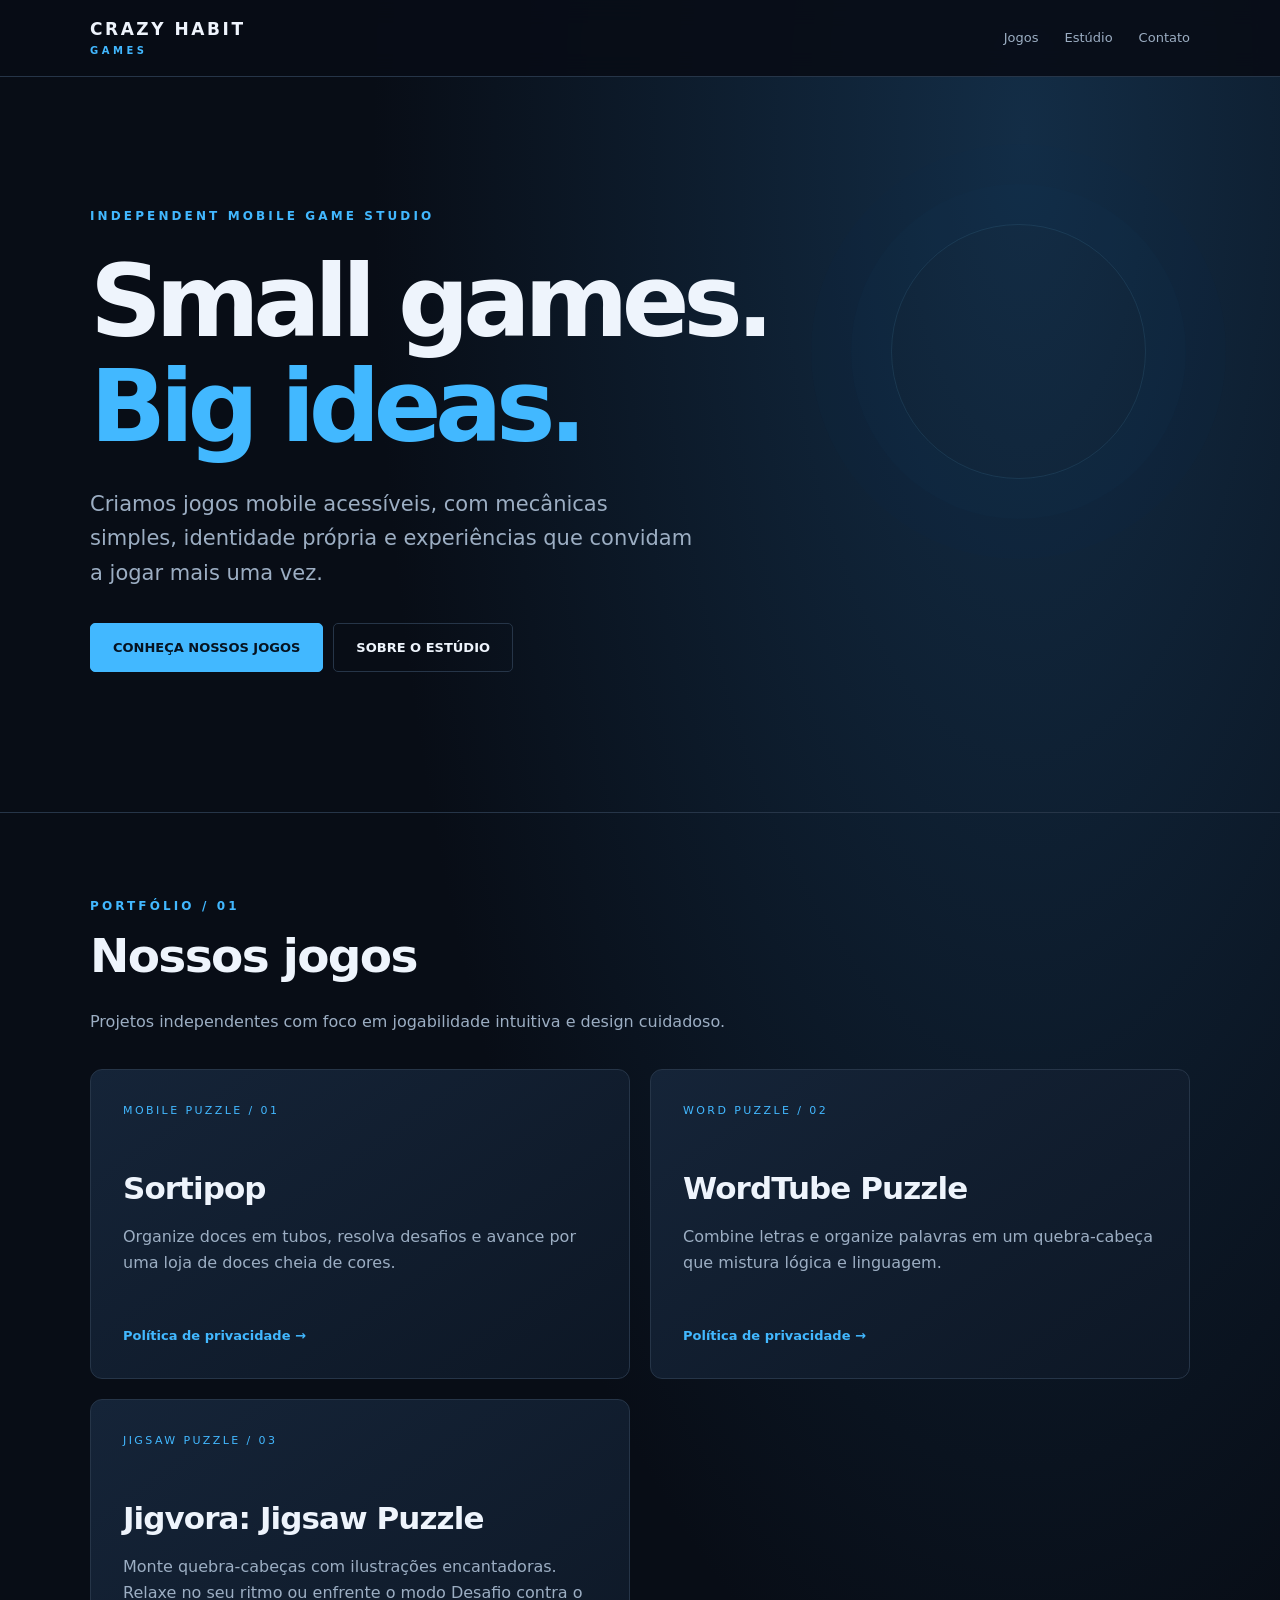
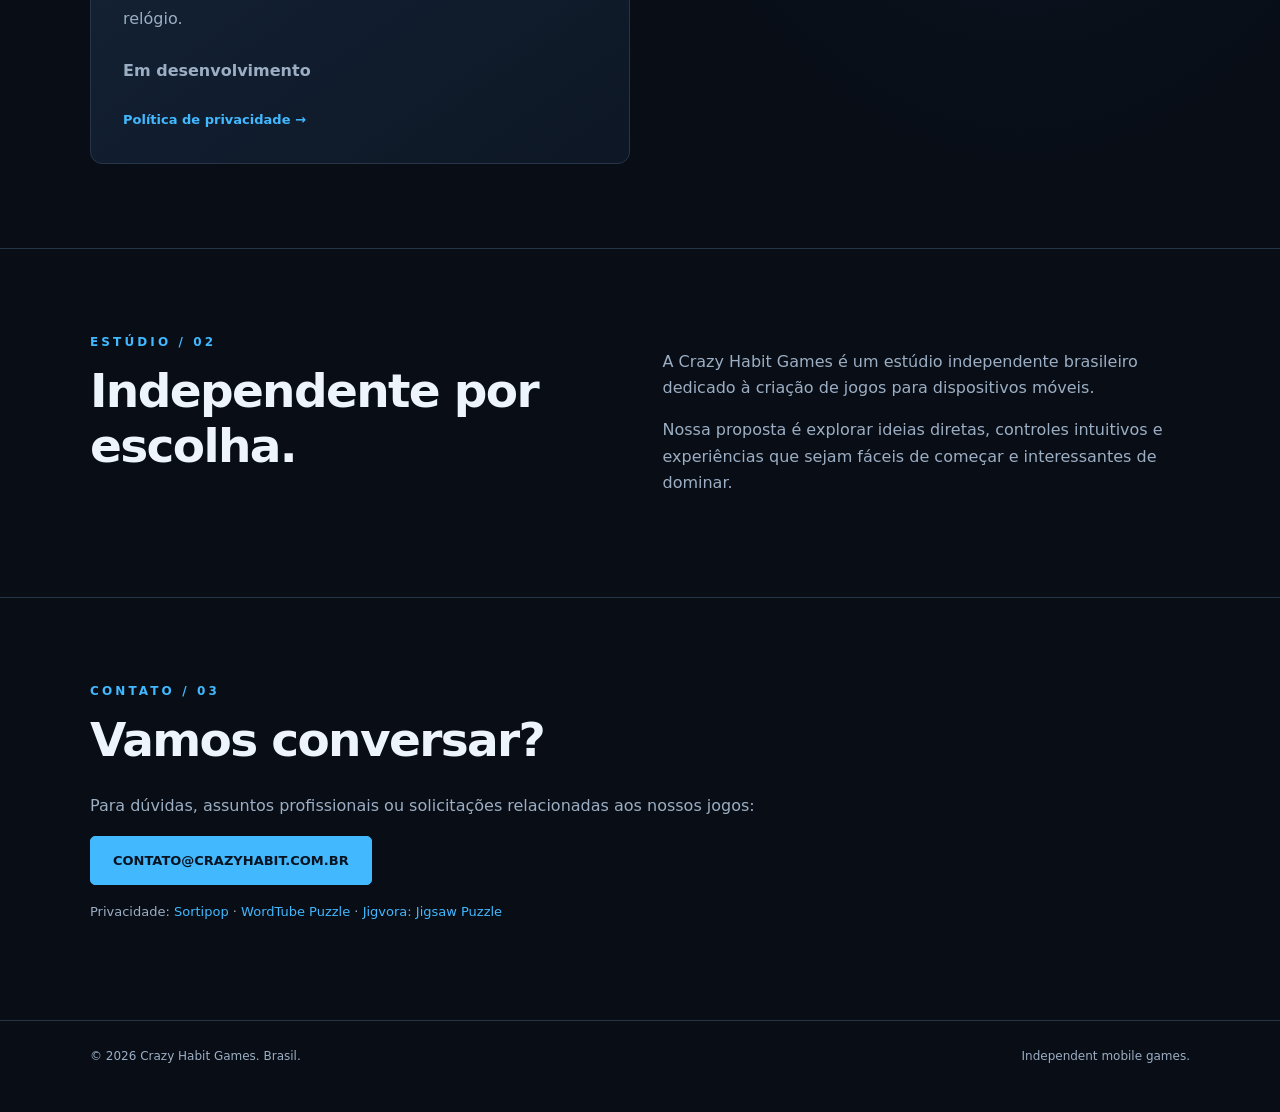
<file: studio/index.html>
<!doctype html><html lang="pt-BR"><head><meta charset="utf-8"><meta name="viewport" content="width=device-width,initial-scale=1"><meta name="theme-color" content="#080d16"><title>Crazy Habit Games | Independent Mobile Game Studio</title><meta name="description" content="Crazy Habit Games: estúdio independente de jogos para dispositivos móveis. Conheça Sortipop, WordTube Puzzle e Jigvora: Jigsaw Puzzle."><link rel="stylesheet" href="/style.css"></head><body><header class="top"><div class="wrap nav"><a href="/studio/" class="brand">CRAZY HABIT<em>GAMES</em></a><nav aria-label="Navegação"><a href="#games">Jogos</a><a href="#about">Estúdio</a><a href="#contact">Contato</a></nav></div></header><main><div class="wrap hero"><div class="eyebrow">Independent mobile game studio</div><h1>Small games.<br><span>Big ideas.</span></h1><p class="lead">Criamos jogos mobile acessíveis, com mecânicas simples, identidade própria e experiências que convidam a jogar mais uma vez.</p><a href="#games" class="button">CONHEÇA NOSSOS JOGOS</a><a href="#about" class="button outline">SOBRE O ESTÚDIO</a></div><section id="games"><div class="wrap"><div class="eyebrow">Portfólio / 01</div><h2 class="section-heading">Nossos jogos</h2><p class="section-intro">Projetos independentes com foco em jogabilidade intuitiva e design cuidadoso.</p><div class="cards"><article class="game"><span class="num">MOBILE PUZZLE / 01</span><h3>Sortipop</h3><p>Organize doces em tubos, resolva desafios e avance por uma loja de doces cheia de cores.</p><a href="/privacy/sortipop.html">Política de privacidade →</a></article><article class="game"><span class="num">WORD PUZZLE / 02</span><h3>WordTube Puzzle</h3><p>Combine letras e organize palavras em um quebra-cabeça que mistura lógica e linguagem.</p><a href="/privacy/wordtube.html">Política de privacidade →</a></article><article class="game"><span class="num">JIGSAW PUZZLE / 03</span><h3>Jigvora: Jigsaw Puzzle</h3><p>Monte quebra-cabeças com ilustrações encantadoras. Relaxe no seu ritmo ou enfrente o modo Desafio contra o relógio.</p><p><strong>Em desenvolvimento</strong></p><a href="/privacy/jigvora.html">Política de privacidade →</a></article></div></div></section><section id="about"><div class="wrap about"><div><div class="eyebrow">Estúdio / 02</div><h2 class="section-heading">Independente por escolha.</h2></div><div><p>A Crazy Habit Games é um estúdio independente brasileiro dedicado à criação de jogos para dispositivos móveis.</p><p>Nossa proposta é explorar ideias diretas, controles intuitivos e experiências que sejam fáceis de começar e interessantes de dominar.</p></div></div></section><section id="contact"><div class="wrap contact"><div class="eyebrow">Contato / 03</div><h2 class="section-heading">Vamos conversar?</h2><p>Para dúvidas, assuntos profissionais ou solicitações relacionadas aos nossos jogos:</p><p><a class="button" href="mailto:contato@crazyhabit.com.br">CONTATO@CRAZYHABIT.COM.BR</a></p><p class="legal">Privacidade: <a href="/privacy/sortipop.html">Sortipop</a> · <a href="/privacy/wordtube.html">WordTube Puzzle</a> · <a href="/privacy/jigvora.html">Jigvora: Jigsaw Puzzle</a></p></div></section></main><footer><div class="wrap foot"><span>© 2026 Crazy Habit Games. Brasil.</span><span>Independent mobile games.</span></div></footer></body></html>
</file>
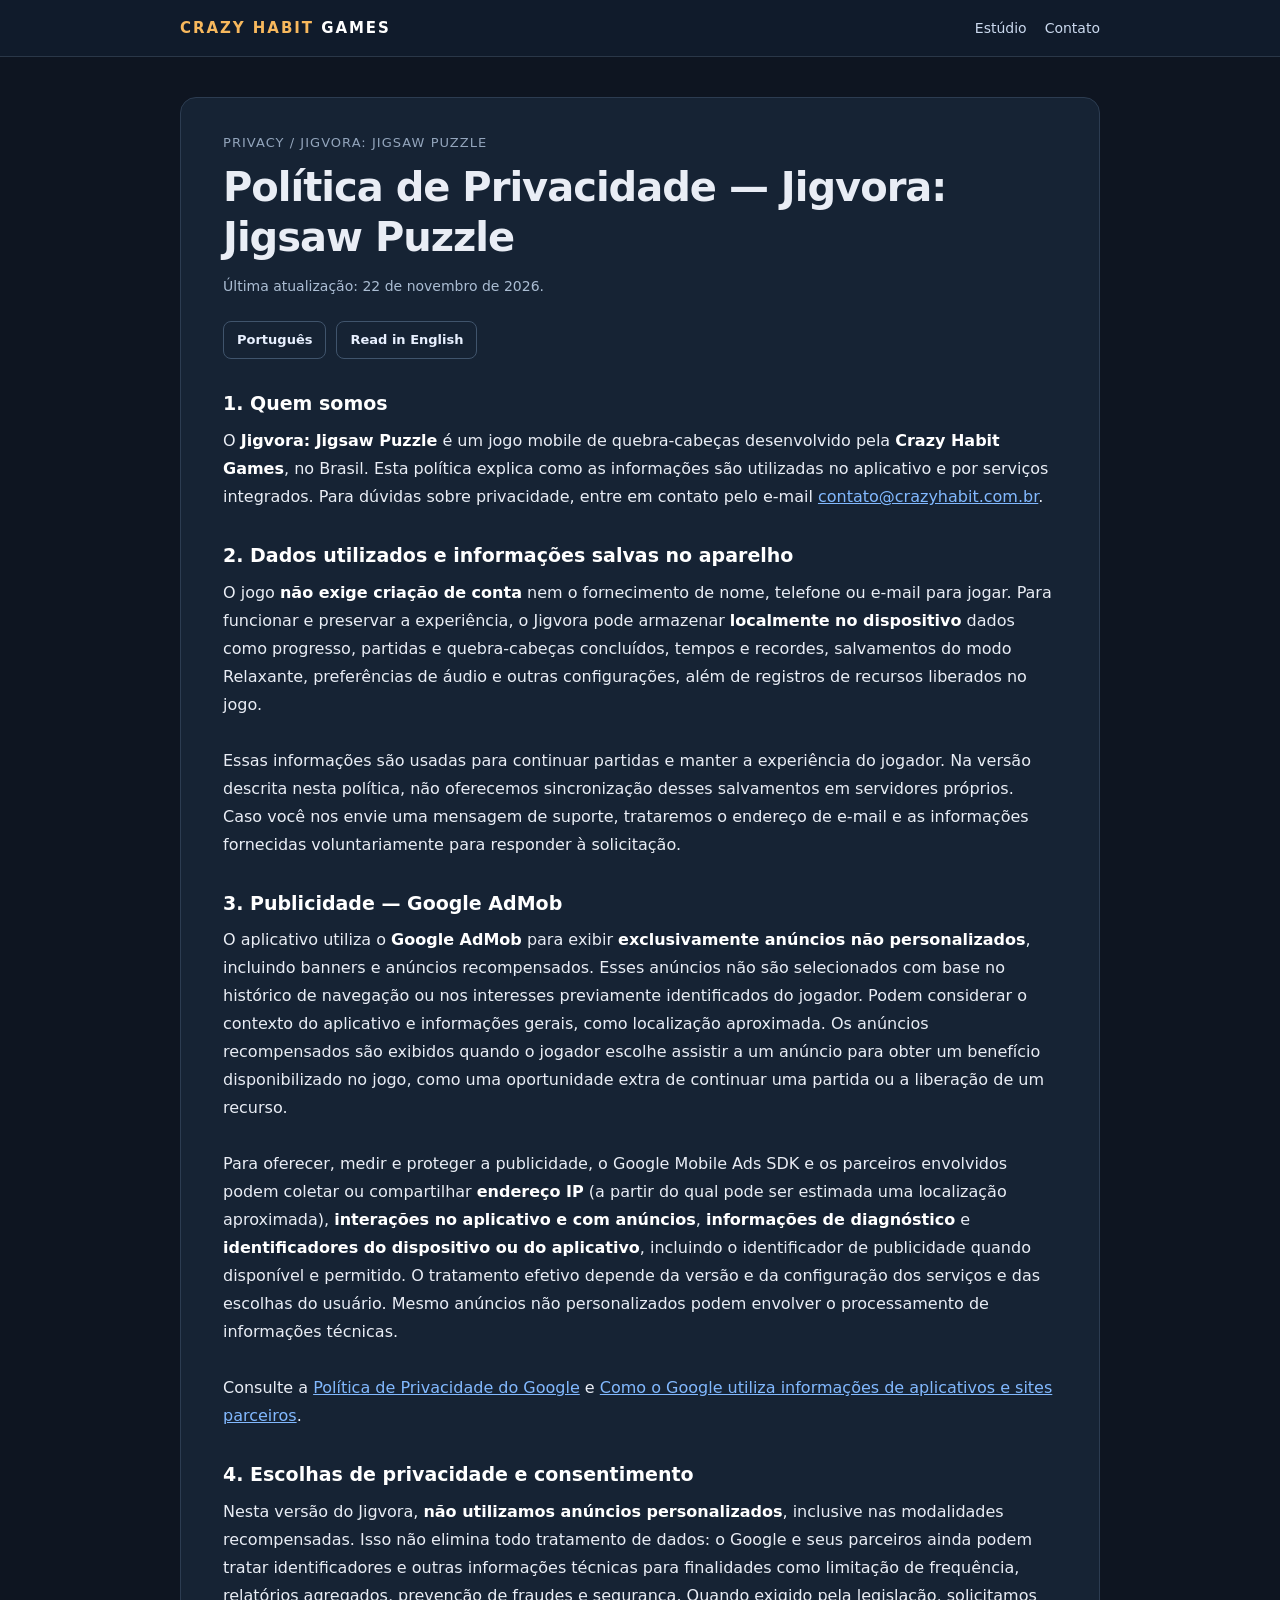
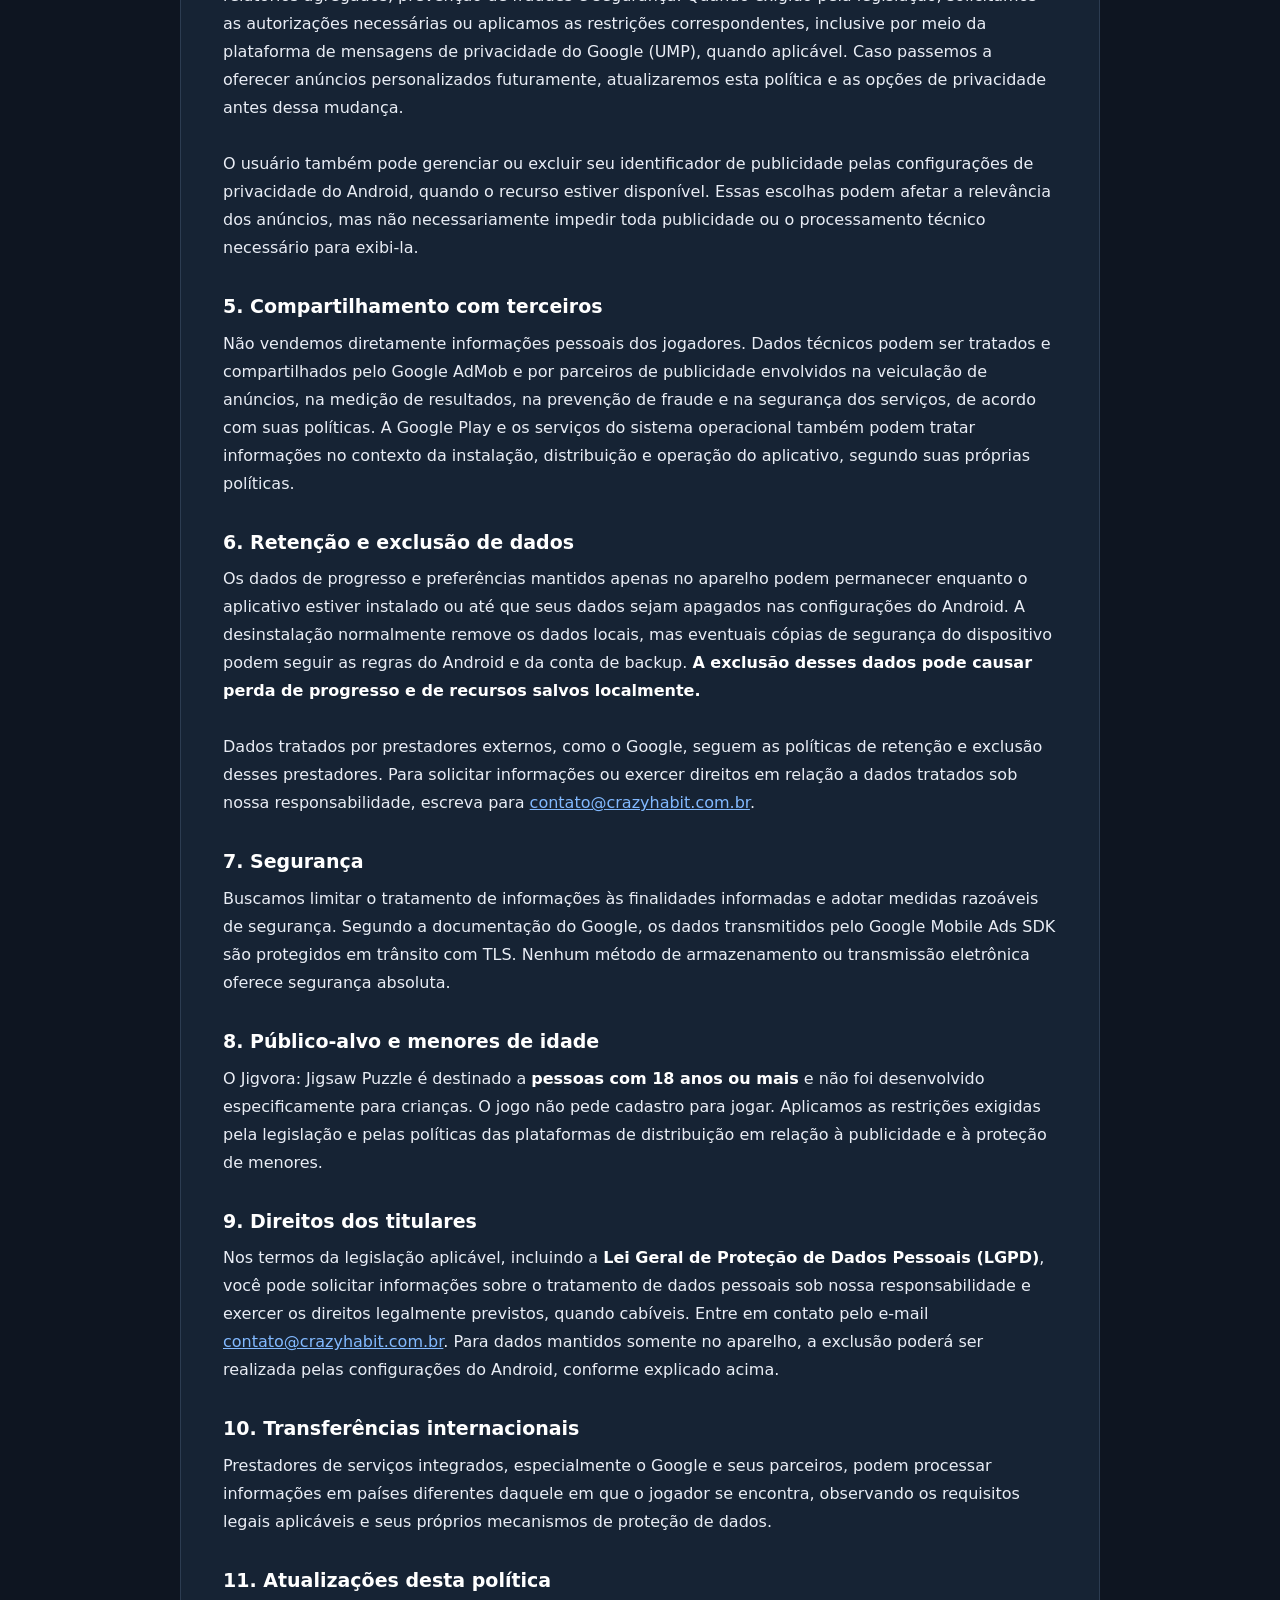
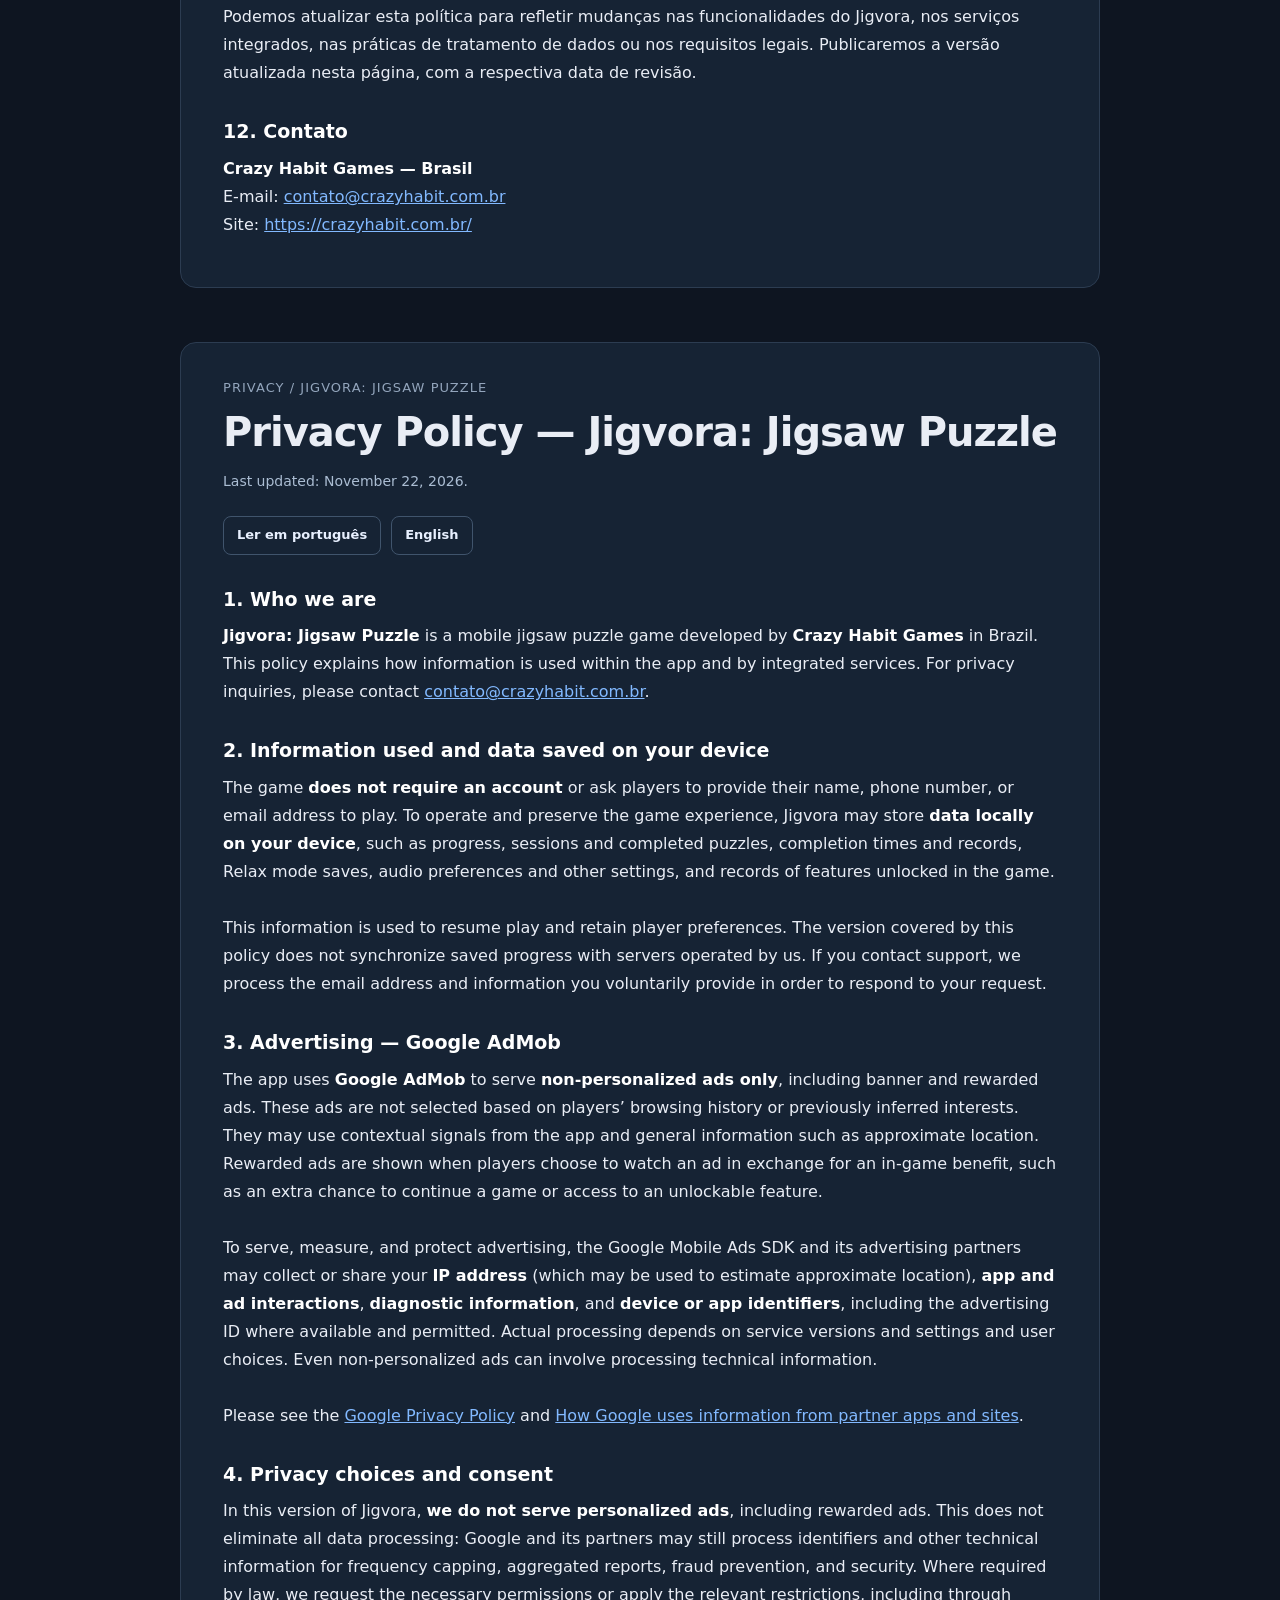
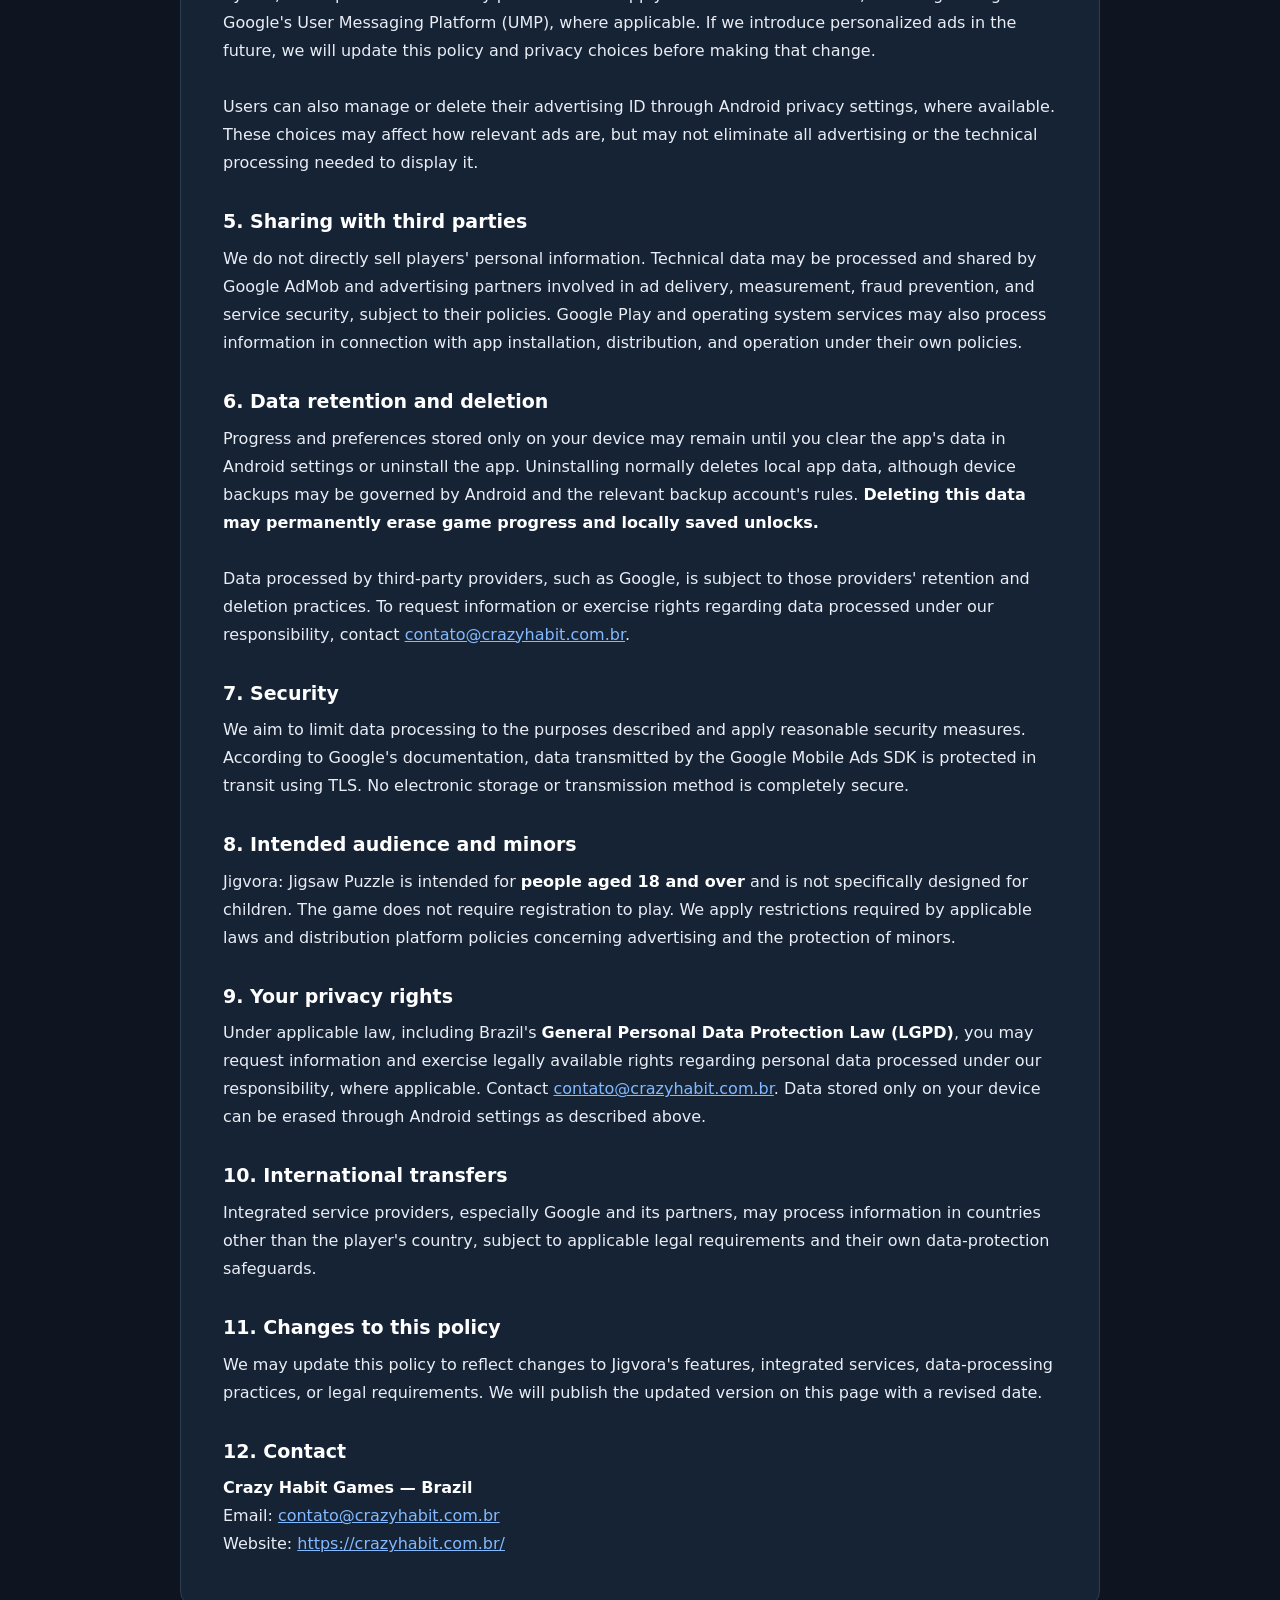
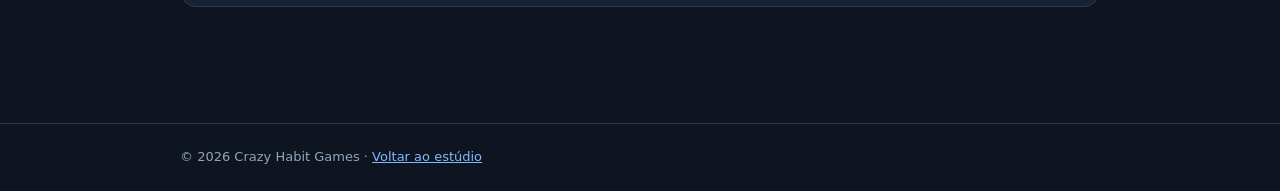
<file: privacy/jigvora.html>
<!doctype html>
<html lang="pt-BR">
<head>
<meta charset="utf-8">
<meta name="viewport" content="width=device-width, initial-scale=1">
<meta name="color-scheme" content="dark">
<meta name="description" content="Política de privacidade do Jigvora: Jigsaw Puzzle, da Crazy Habit Games. Portuguese and English privacy policy.">
<title>Política de Privacidade — Jigvora: Jigsaw Puzzle | Crazy Habit Games</title>
<style>*{box-sizing:border-box}html{scroll-behavior:smooth}body{margin:0;background:#0e1521;color:#e9edf5;font:16px/1.75 system-ui,-apple-system,BlinkMacSystemFont,"Segoe UI",Arial,sans-serif}a{color:#82b9ff}a:hover{color:#b9d8ff}.wrap{width:min(920px,calc(100% - 36px));margin:0 auto}.topbar{border-bottom:1px solid #2a3748;background:#101b2b}.topbar .wrap{display:flex;align-items:center;justify-content:space-between;gap:16px;padding:15px 0}.brand{font-size:15px;letter-spacing:.13em;font-weight:800;color:#fff;text-decoration:none}.brand span{color:#f7b85d}.toplinks{display:flex;flex-wrap:wrap;gap:18px;font-size:14px}.toplinks a{text-decoration:none;color:#cbd9ee}main{padding:40px 0 72px}.eyebrow{color:#93a5bc;font-size:13px;letter-spacing:.08em;text-transform:uppercase}h1{font-size:clamp(28px,4.1vw,40px);line-height:1.24;letter-spacing:-.025em;margin:8px 0 12px}h2{font-size:19px;line-height:1.35;color:#fff;margin:32px 0 10px}p{margin:0 0 14px}.lead{color:#afc0d6}.langnav{display:flex;gap:10px;margin:22px 0 32px}.langnav a{color:#e8f0ff;border:1px solid #40546c;border-radius:8px;padding:7px 13px;text-decoration:none;font-weight:700;font-size:13px}.langnav a:hover{background:#24364e}.policy{background:#162334;border:1px solid #2c3c51;border-radius:16px;padding:34px 42px;margin:0 0 44px}.policy+.policy{margin-top:54px}.update{color:#abbdd3;font-size:14px}footer{border-top:1px solid #2a3748;color:#92a4b9;font-size:13px;padding:22px 0}strong{color:#fff}section.policy{scroll-margin-top:16px}@media(max-width:650px){main{padding:24px 0 36px}.policy{padding:23px 19px;border-radius:12px}.topbar .wrap{align-items:flex-start;flex-direction:column}.toplinks{gap:13px}h2{font-size:18px}}</style>
</head>
<body>
<header class="topbar"><div class="wrap"><a class="brand" href="https://crazyhabit.com.br/"><span>CRAZY HABIT</span> GAMES</a><nav class="toplinks" aria-label="Links do estúdio"><a href="https://crazyhabit.com.br/studio">Estúdio</a><a href="mailto:contato@crazyhabit.com.br">Contato</a></nav></div></header>
<main class="wrap">
<section class="policy" id="pt" lang="pt">
<div class="eyebrow">Privacy / Jigvora: Jigsaw Puzzle</div>
<h1>Política de Privacidade — Jigvora: Jigsaw Puzzle</h1>
<p class="update">Última atualização: 22 de novembro de 2026.</p>
<div class="langnav"><a href="#pt">Português</a><a href="#en">Read in English</a></div>
<h2>1. Quem somos</h2>
<p>O <strong>Jigvora: Jigsaw Puzzle</strong> é um jogo mobile de quebra-cabeças desenvolvido pela <strong>Crazy Habit Games</strong>, no Brasil. Esta política explica como as informações são utilizadas no aplicativo e por serviços integrados. Para dúvidas sobre privacidade, entre em contato pelo e-mail <a href="mailto:contato@crazyhabit.com.br">contato@crazyhabit.com.br</a>.</p><h2>2. Dados utilizados e informações salvas no aparelho</h2>
<p>O jogo <strong>não exige criação de conta</strong> nem o fornecimento de nome, telefone ou e-mail para jogar. Para funcionar e preservar a experiência, o Jigvora pode armazenar <strong>localmente no dispositivo</strong> dados como progresso, partidas e quebra-cabeças concluídos, tempos e recordes, salvamentos do modo Relaxante, preferências de áudio e outras configurações, além de registros de recursos liberados no jogo.<br><br>Essas informações são usadas para continuar partidas e manter a experiência do jogador. Na versão descrita nesta política, não oferecemos sincronização desses salvamentos em servidores próprios. Caso você nos envie uma mensagem de suporte, trataremos o endereço de e-mail e as informações fornecidas voluntariamente para responder à solicitação.</p><h2>3. Publicidade — Google AdMob</h2>
<p>O aplicativo utiliza o <strong>Google AdMob</strong> para exibir <strong>exclusivamente anúncios não personalizados</strong>, incluindo banners e anúncios recompensados. Esses anúncios não são selecionados com base no histórico de navegação ou nos interesses previamente identificados do jogador. Podem considerar o contexto do aplicativo e informações gerais, como localização aproximada. Os anúncios recompensados são exibidos quando o jogador escolhe assistir a um anúncio para obter um benefício disponibilizado no jogo, como uma oportunidade extra de continuar uma partida ou a liberação de um recurso.<br><br>Para oferecer, medir e proteger a publicidade, o Google Mobile Ads SDK e os parceiros envolvidos podem coletar ou compartilhar <strong>endereço IP</strong> (a partir do qual pode ser estimada uma localização aproximada), <strong>interações no aplicativo e com anúncios</strong>, <strong>informações de diagnóstico</strong> e <strong>identificadores do dispositivo ou do aplicativo</strong>, incluindo o identificador de publicidade quando disponível e permitido. O tratamento efetivo depende da versão e da configuração dos serviços e das escolhas do usuário. Mesmo anúncios não personalizados podem envolver o processamento de informações técnicas.<br><br>Consulte a <a href="https://policies.google.com/privacy?hl=pt-BR" target="_blank" rel="noopener noreferrer">Política de Privacidade do Google</a> e <a href="https://policies.google.com/technologies/partner-sites?hl=pt-BR" target="_blank" rel="noopener noreferrer">Como o Google utiliza informações de aplicativos e sites parceiros</a>.</p><h2>4. Escolhas de privacidade e consentimento</h2>
<p>Nesta versão do Jigvora, <strong>não utilizamos anúncios personalizados</strong>, inclusive nas modalidades recompensadas. Isso não elimina todo tratamento de dados: o Google e seus parceiros ainda podem tratar identificadores e outras informações técnicas para finalidades como limitação de frequência, relatórios agregados, prevenção de fraudes e segurança. Quando exigido pela legislação, solicitamos as autorizações necessárias ou aplicamos as restrições correspondentes, inclusive por meio da plataforma de mensagens de privacidade do Google (UMP), quando aplicável. Caso passemos a oferecer anúncios personalizados futuramente, atualizaremos esta política e as opções de privacidade antes dessa mudança.<br><br>O usuário também pode gerenciar ou excluir seu identificador de publicidade pelas configurações de privacidade do Android, quando o recurso estiver disponível. Essas escolhas podem afetar a relevância dos anúncios, mas não necessariamente impedir toda publicidade ou o processamento técnico necessário para exibi-la.</p><h2>5. Compartilhamento com terceiros</h2>
<p>Não vendemos diretamente informações pessoais dos jogadores. Dados técnicos podem ser tratados e compartilhados pelo Google AdMob e por parceiros de publicidade envolvidos na veiculação de anúncios, na medição de resultados, na prevenção de fraude e na segurança dos serviços, de acordo com suas políticas. A Google Play e os serviços do sistema operacional também podem tratar informações no contexto da instalação, distribuição e operação do aplicativo, segundo suas próprias políticas.</p><h2>6. Retenção e exclusão de dados</h2>
<p>Os dados de progresso e preferências mantidos apenas no aparelho podem permanecer enquanto o aplicativo estiver instalado ou até que seus dados sejam apagados nas configurações do Android. A desinstalação normalmente remove os dados locais, mas eventuais cópias de segurança do dispositivo podem seguir as regras do Android e da conta de backup. <strong>A exclusão desses dados pode causar perda de progresso e de recursos salvos localmente.</strong><br><br>Dados tratados por prestadores externos, como o Google, seguem as políticas de retenção e exclusão desses prestadores. Para solicitar informações ou exercer direitos em relação a dados tratados sob nossa responsabilidade, escreva para <a href="mailto:contato@crazyhabit.com.br">contato@crazyhabit.com.br</a>.</p><h2>7. Segurança</h2>
<p>Buscamos limitar o tratamento de informações às finalidades informadas e adotar medidas razoáveis de segurança. Segundo a documentação do Google, os dados transmitidos pelo Google Mobile Ads SDK são protegidos em trânsito com TLS. Nenhum método de armazenamento ou transmissão eletrônica oferece segurança absoluta.</p><h2>8. Público-alvo e menores de idade</h2>
<p>O Jigvora: Jigsaw Puzzle é destinado a <strong>pessoas com 18 anos ou mais</strong> e não foi desenvolvido especificamente para crianças. O jogo não pede cadastro para jogar. Aplicamos as restrições exigidas pela legislação e pelas políticas das plataformas de distribuição em relação à publicidade e à proteção de menores.</p><h2>9. Direitos dos titulares</h2>
<p>Nos termos da legislação aplicável, incluindo a <strong>Lei Geral de Proteção de Dados Pessoais (LGPD)</strong>, você pode solicitar informações sobre o tratamento de dados pessoais sob nossa responsabilidade e exercer os direitos legalmente previstos, quando cabíveis. Entre em contato pelo e-mail <a href="mailto:contato@crazyhabit.com.br">contato@crazyhabit.com.br</a>. Para dados mantidos somente no aparelho, a exclusão poderá ser realizada pelas configurações do Android, conforme explicado acima.</p><h2>10. Transferências internacionais</h2>
<p>Prestadores de serviços integrados, especialmente o Google e seus parceiros, podem processar informações em países diferentes daquele em que o jogador se encontra, observando os requisitos legais aplicáveis e seus próprios mecanismos de proteção de dados.</p><h2>11. Atualizações desta política</h2>
<p>Podemos atualizar esta política para refletir mudanças nas funcionalidades do Jigvora, nos serviços integrados, nas práticas de tratamento de dados ou nos requisitos legais. Publicaremos a versão atualizada nesta página, com a respectiva data de revisão.</p><h2>12. Contato</h2>
<p><strong>Crazy Habit Games — Brasil</strong><br>E-mail: <a href="mailto:contato@crazyhabit.com.br">contato@crazyhabit.com.br</a><br>Site: <a href="https://crazyhabit.com.br/" target="_blank" rel="noopener noreferrer">https://crazyhabit.com.br/</a></p>
</section>
<section class="policy" id="en" lang="en">
<div class="eyebrow">Privacy / Jigvora: Jigsaw Puzzle</div>
<h1>Privacy Policy — Jigvora: Jigsaw Puzzle</h1>
<p class="update">Last updated: November 22, 2026.</p>
<div class="langnav"><a href="#pt">Ler em português</a><a href="#en">English</a></div>
<h2>1. Who we are</h2>
<p><strong>Jigvora: Jigsaw Puzzle</strong> is a mobile jigsaw puzzle game developed by <strong>Crazy Habit Games</strong> in Brazil. This policy explains how information is used within the app and by integrated services. For privacy inquiries, please contact <a href="mailto:contato@crazyhabit.com.br">contato@crazyhabit.com.br</a>.</p><h2>2. Information used and data saved on your device</h2>
<p>The game <strong>does not require an account</strong> or ask players to provide their name, phone number, or email address to play. To operate and preserve the game experience, Jigvora may store <strong>data locally on your device</strong>, such as progress, sessions and completed puzzles, completion times and records, Relax mode saves, audio preferences and other settings, and records of features unlocked in the game.<br><br>This information is used to resume play and retain player preferences. The version covered by this policy does not synchronize saved progress with servers operated by us. If you contact support, we process the email address and information you voluntarily provide in order to respond to your request.</p><h2>3. Advertising — Google AdMob</h2>
<p>The app uses <strong>Google AdMob</strong> to serve <strong>non-personalized ads only</strong>, including banner and rewarded ads. These ads are not selected based on players’ browsing history or previously inferred interests. They may use contextual signals from the app and general information such as approximate location. Rewarded ads are shown when players choose to watch an ad in exchange for an in-game benefit, such as an extra chance to continue a game or access to an unlockable feature.<br><br>To serve, measure, and protect advertising, the Google Mobile Ads SDK and its advertising partners may collect or share your <strong>IP address</strong> (which may be used to estimate approximate location), <strong>app and ad interactions</strong>, <strong>diagnostic information</strong>, and <strong>device or app identifiers</strong>, including the advertising ID where available and permitted. Actual processing depends on service versions and settings and user choices. Even non-personalized ads can involve processing technical information.<br><br>Please see the <a href="https://policies.google.com/privacy?hl=en" target="_blank" rel="noopener noreferrer">Google Privacy Policy</a> and <a href="https://policies.google.com/technologies/partner-sites?hl=en" target="_blank" rel="noopener noreferrer">How Google uses information from partner apps and sites</a>.</p><h2>4. Privacy choices and consent</h2>
<p>In this version of Jigvora, <strong>we do not serve personalized ads</strong>, including rewarded ads. This does not eliminate all data processing: Google and its partners may still process identifiers and other technical information for frequency capping, aggregated reports, fraud prevention, and security. Where required by law, we request the necessary permissions or apply the relevant restrictions, including through Google's User Messaging Platform (UMP), where applicable. If we introduce personalized ads in the future, we will update this policy and privacy choices before making that change.<br><br>Users can also manage or delete their advertising ID through Android privacy settings, where available. These choices may affect how relevant ads are, but may not eliminate all advertising or the technical processing needed to display it.</p><h2>5. Sharing with third parties</h2>
<p>We do not directly sell players' personal information. Technical data may be processed and shared by Google AdMob and advertising partners involved in ad delivery, measurement, fraud prevention, and service security, subject to their policies. Google Play and operating system services may also process information in connection with app installation, distribution, and operation under their own policies.</p><h2>6. Data retention and deletion</h2>
<p>Progress and preferences stored only on your device may remain until you clear the app's data in Android settings or uninstall the app. Uninstalling normally deletes local app data, although device backups may be governed by Android and the relevant backup account's rules. <strong>Deleting this data may permanently erase game progress and locally saved unlocks.</strong><br><br>Data processed by third-party providers, such as Google, is subject to those providers' retention and deletion practices. To request information or exercise rights regarding data processed under our responsibility, contact <a href="mailto:contato@crazyhabit.com.br">contato@crazyhabit.com.br</a>.</p><h2>7. Security</h2>
<p>We aim to limit data processing to the purposes described and apply reasonable security measures. According to Google's documentation, data transmitted by the Google Mobile Ads SDK is protected in transit using TLS. No electronic storage or transmission method is completely secure.</p><h2>8. Intended audience and minors</h2>
<p>Jigvora: Jigsaw Puzzle is intended for <strong>people aged 18 and over</strong> and is not specifically designed for children. The game does not require registration to play. We apply restrictions required by applicable laws and distribution platform policies concerning advertising and the protection of minors.</p><h2>9. Your privacy rights</h2>
<p>Under applicable law, including Brazil's <strong>General Personal Data Protection Law (LGPD)</strong>, you may request information and exercise legally available rights regarding personal data processed under our responsibility, where applicable. Contact <a href="mailto:contato@crazyhabit.com.br">contato@crazyhabit.com.br</a>. Data stored only on your device can be erased through Android settings as described above.</p><h2>10. International transfers</h2>
<p>Integrated service providers, especially Google and its partners, may process information in countries other than the player's country, subject to applicable legal requirements and their own data-protection safeguards.</p><h2>11. Changes to this policy</h2>
<p>We may update this policy to reflect changes to Jigvora's features, integrated services, data-processing practices, or legal requirements. We will publish the updated version on this page with a revised date.</p><h2>12. Contact</h2>
<p><strong>Crazy Habit Games — Brazil</strong><br>Email: <a href="mailto:contato@crazyhabit.com.br">contato@crazyhabit.com.br</a><br>Website: <a href="https://crazyhabit.com.br/" target="_blank" rel="noopener noreferrer">https://crazyhabit.com.br/</a></p>
</section>
</main>
<footer><div class="wrap">© 2026 Crazy Habit Games · <a href="https://crazyhabit.com.br/">Voltar ao estúdio</a></div></footer>
</body></html>
</file>
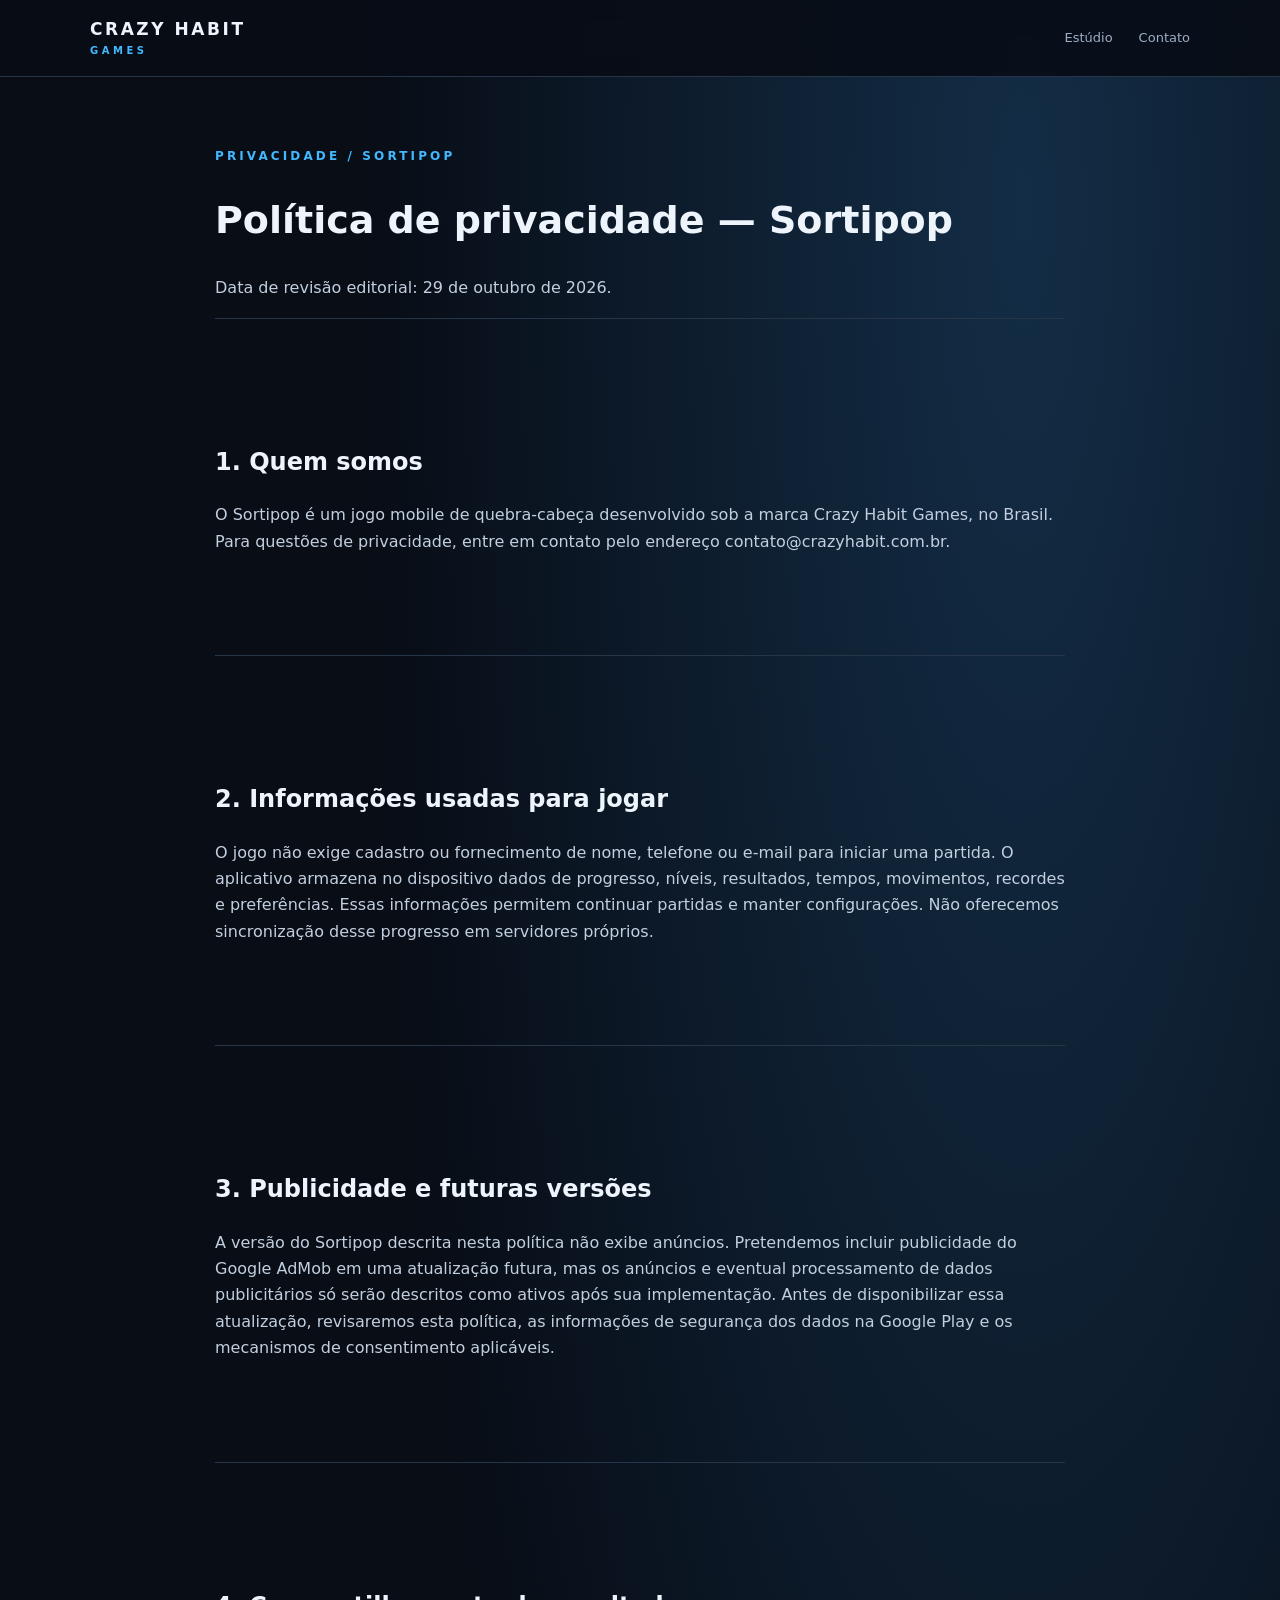
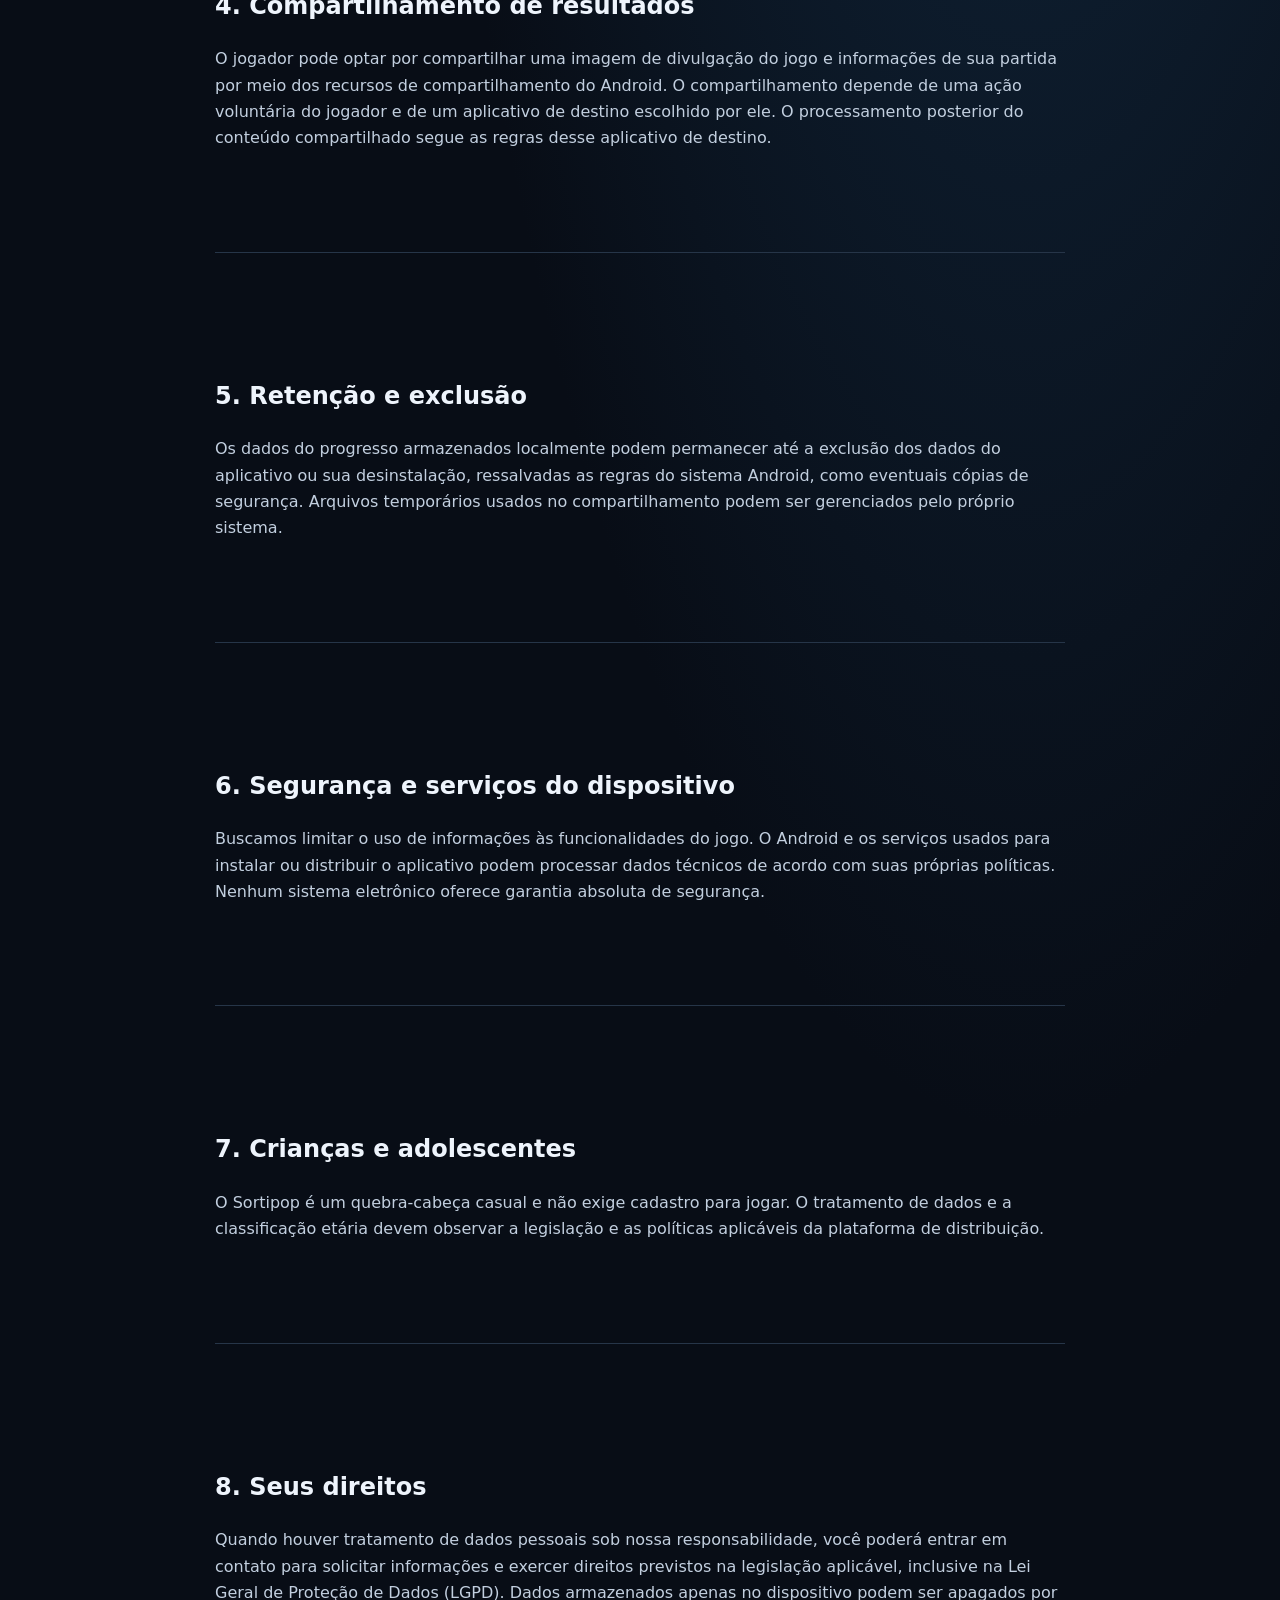
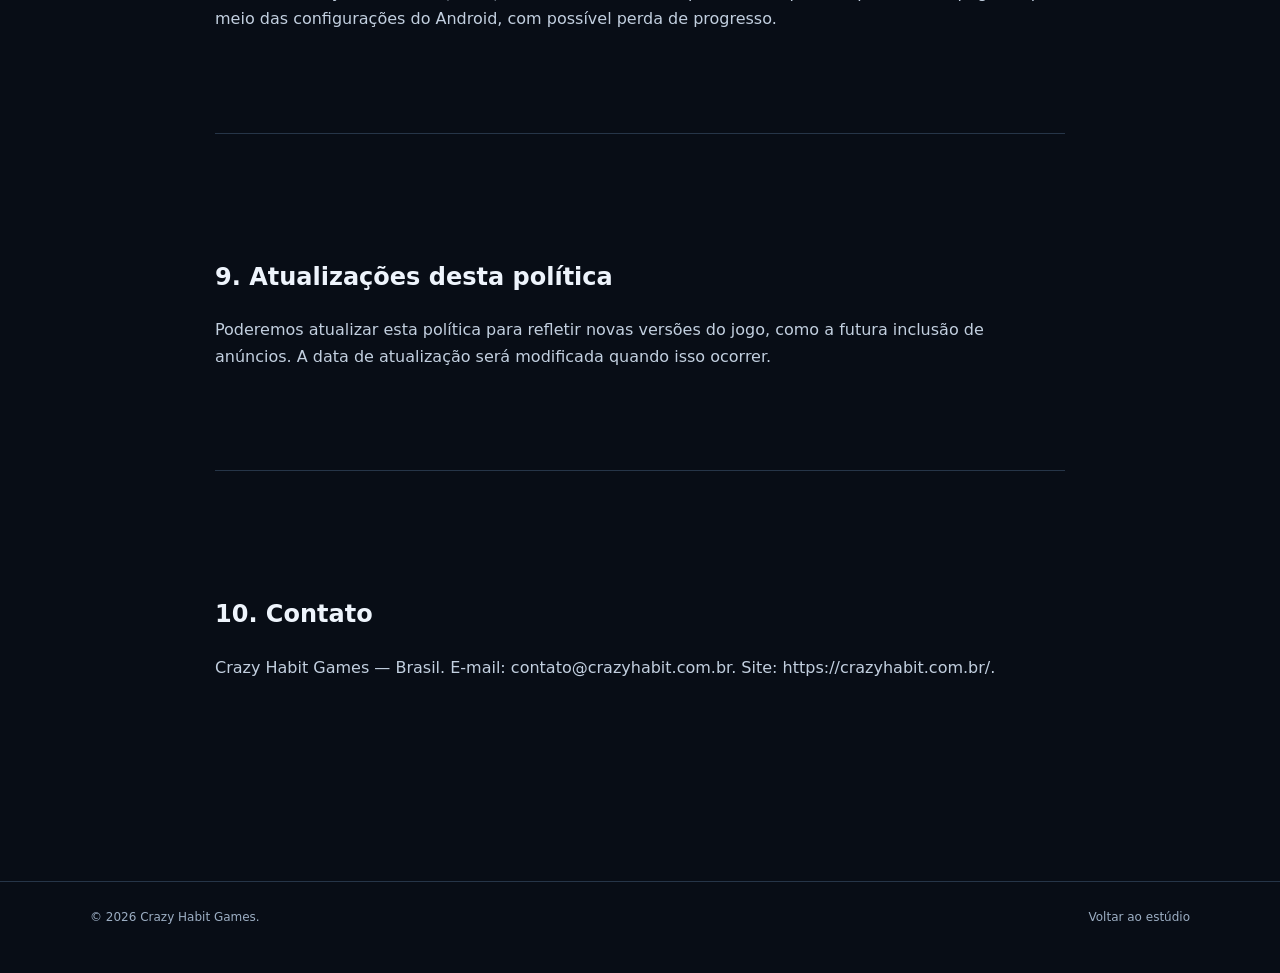
<file: privacy/sortipop.html>
<!doctype html><html lang="pt-BR"><head><meta charset="utf-8"><meta name="viewport" content="width=device-width,initial-scale=1"><meta name="robots" content="index,follow"><title>Política de Privacidade — Sortipop | Crazy Habit Games</title><link rel="stylesheet" href="/style.css"></head><body><header class="top"><div class="wrap nav"><a href="/studio/" class="brand">CRAZY HABIT<em>GAMES</em></a><nav><a href="/studio/">Estúdio</a><a href="mailto:contato@crazyhabit.com.br">Contato</a></nav></div></header><main class="wrap"><article class="policy"><div class="eyebrow">Privacidade / Sortipop</div><h1>Política de privacidade — Sortipop</h1><p>Data de revisão editorial: 29 de outubro de 2026.</p><section><h2>1. Quem somos</h2><p>O Sortipop é um jogo mobile de quebra-cabeça desenvolvido sob a marca Crazy Habit Games, no Brasil. Para questões de privacidade, entre em contato pelo endereço contato@crazyhabit.com.br.</p></section><section><h2>2. Informações usadas para jogar</h2><p>O jogo não exige cadastro ou fornecimento de nome, telefone ou e-mail para iniciar uma partida. O aplicativo armazena no dispositivo dados de progresso, níveis, resultados, tempos, movimentos, recordes e preferências. Essas informações permitem continuar partidas e manter configurações. Não oferecemos sincronização desse progresso em servidores próprios.</p></section><section><h2>3. Publicidade e futuras versões</h2><p>A versão do Sortipop descrita nesta política não exibe anúncios. Pretendemos incluir publicidade do Google AdMob em uma atualização futura, mas os anúncios e eventual processamento de dados publicitários só serão descritos como ativos após sua implementação. Antes de disponibilizar essa atualização, revisaremos esta política, as informações de segurança dos dados na Google Play e os mecanismos de consentimento aplicáveis.</p></section><section><h2>4. Compartilhamento de resultados</h2><p>O jogador pode optar por compartilhar uma imagem de divulgação do jogo e informações de sua partida por meio dos recursos de compartilhamento do Android. O compartilhamento depende de uma ação voluntária do jogador e de um aplicativo de destino escolhido por ele. O processamento posterior do conteúdo compartilhado segue as regras desse aplicativo de destino.</p></section><section><h2>5. Retenção e exclusão</h2><p>Os dados do progresso armazenados localmente podem permanecer até a exclusão dos dados do aplicativo ou sua desinstalação, ressalvadas as regras do sistema Android, como eventuais cópias de segurança. Arquivos temporários usados no compartilhamento podem ser gerenciados pelo próprio sistema.</p></section><section><h2>6. Segurança e serviços do dispositivo</h2><p>Buscamos limitar o uso de informações às funcionalidades do jogo. O Android e os serviços usados para instalar ou distribuir o aplicativo podem processar dados técnicos de acordo com suas próprias políticas. Nenhum sistema eletrônico oferece garantia absoluta de segurança.</p></section><section><h2>7. Crianças e adolescentes</h2><p>O Sortipop é um quebra-cabeça casual e não exige cadastro para jogar. O tratamento de dados e a classificação etária devem observar a legislação e as políticas aplicáveis da plataforma de distribuição.</p></section><section><h2>8. Seus direitos</h2><p>Quando houver tratamento de dados pessoais sob nossa responsabilidade, você poderá entrar em contato para solicitar informações e exercer direitos previstos na legislação aplicável, inclusive na Lei Geral de Proteção de Dados (LGPD). Dados armazenados apenas no dispositivo podem ser apagados por meio das configurações do Android, com possível perda de progresso.</p></section><section><h2>9. Atualizações desta política</h2><p>Poderemos atualizar esta política para refletir novas versões do jogo, como a futura inclusão de anúncios. A data de atualização será modificada quando isso ocorrer.</p></section><section><h2>10. Contato</h2><p>Crazy Habit Games — Brasil. E-mail: contato@crazyhabit.com.br. Site: https://crazyhabit.com.br/.</p></section></article></main><footer><div class="wrap foot"><span>© 2026 Crazy Habit Games.</span><a href="/studio/">Voltar ao estúdio</a></div></footer></body></html>
</file>
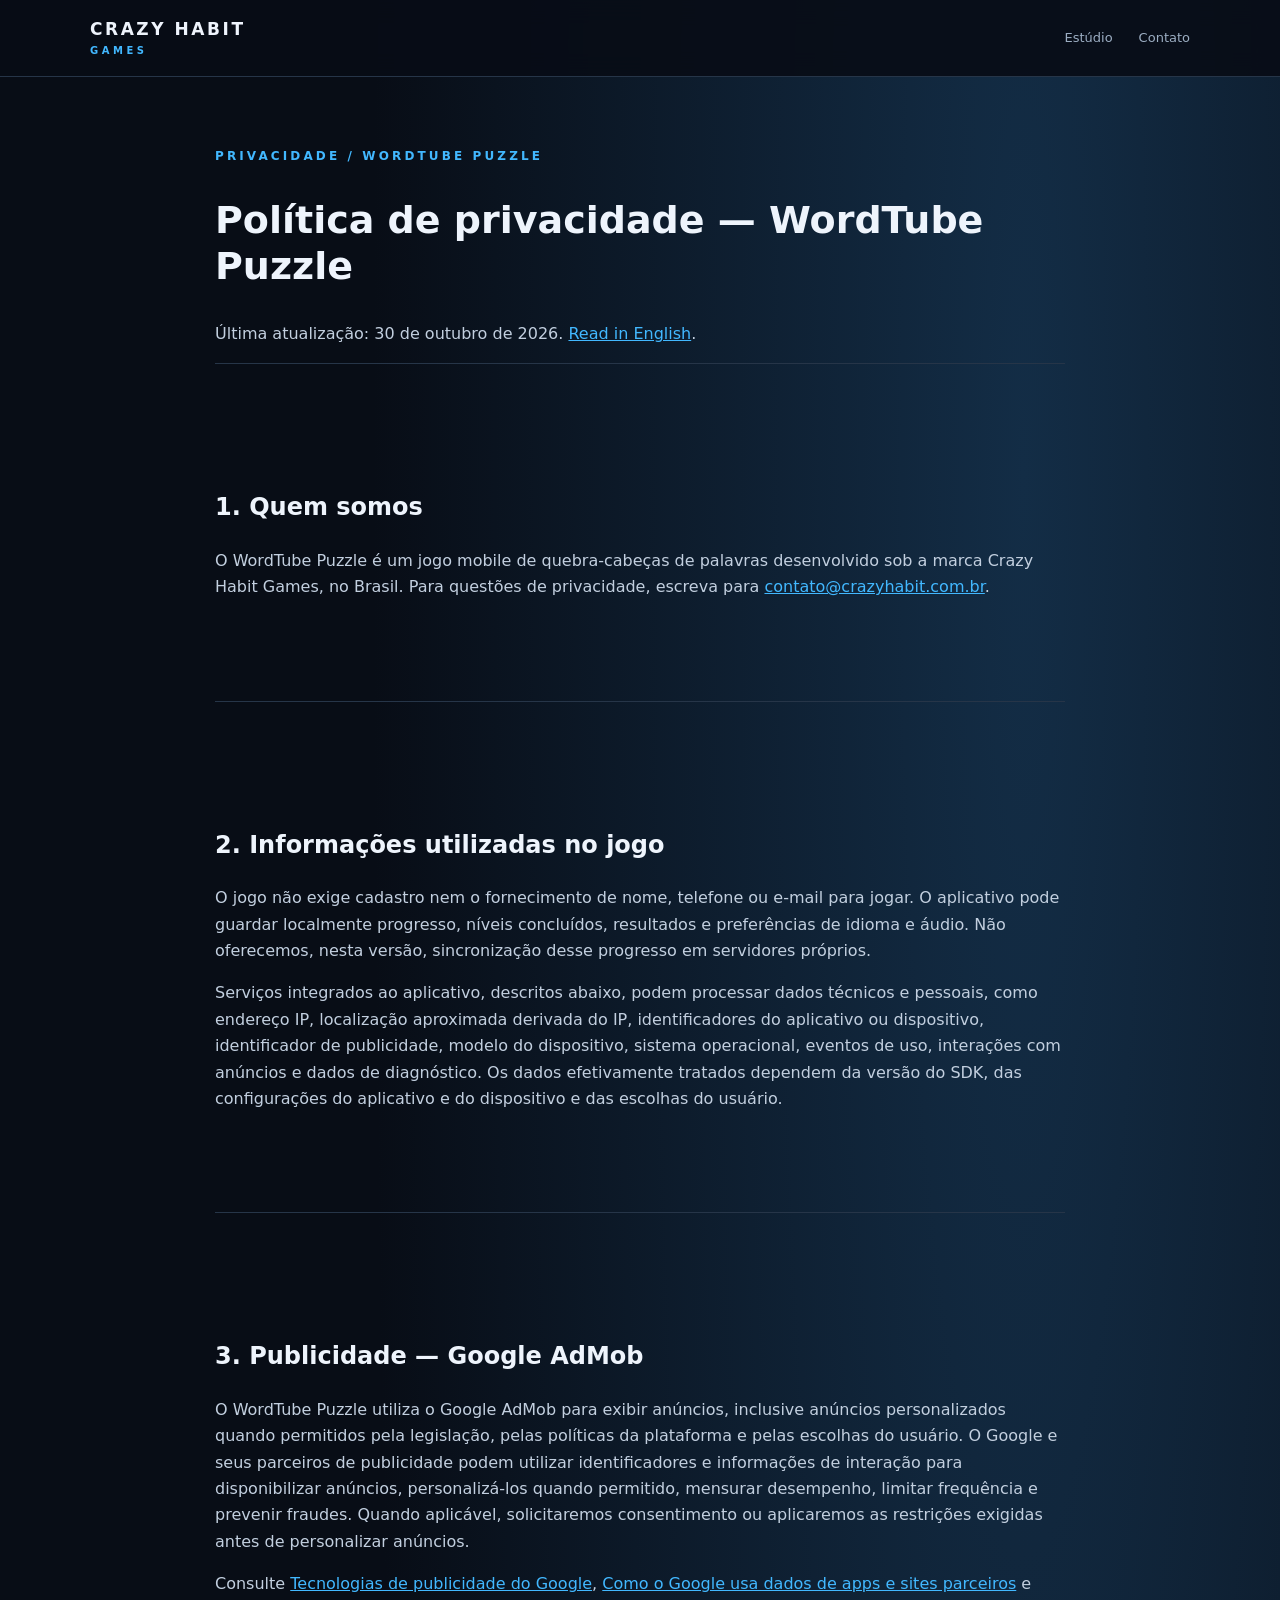
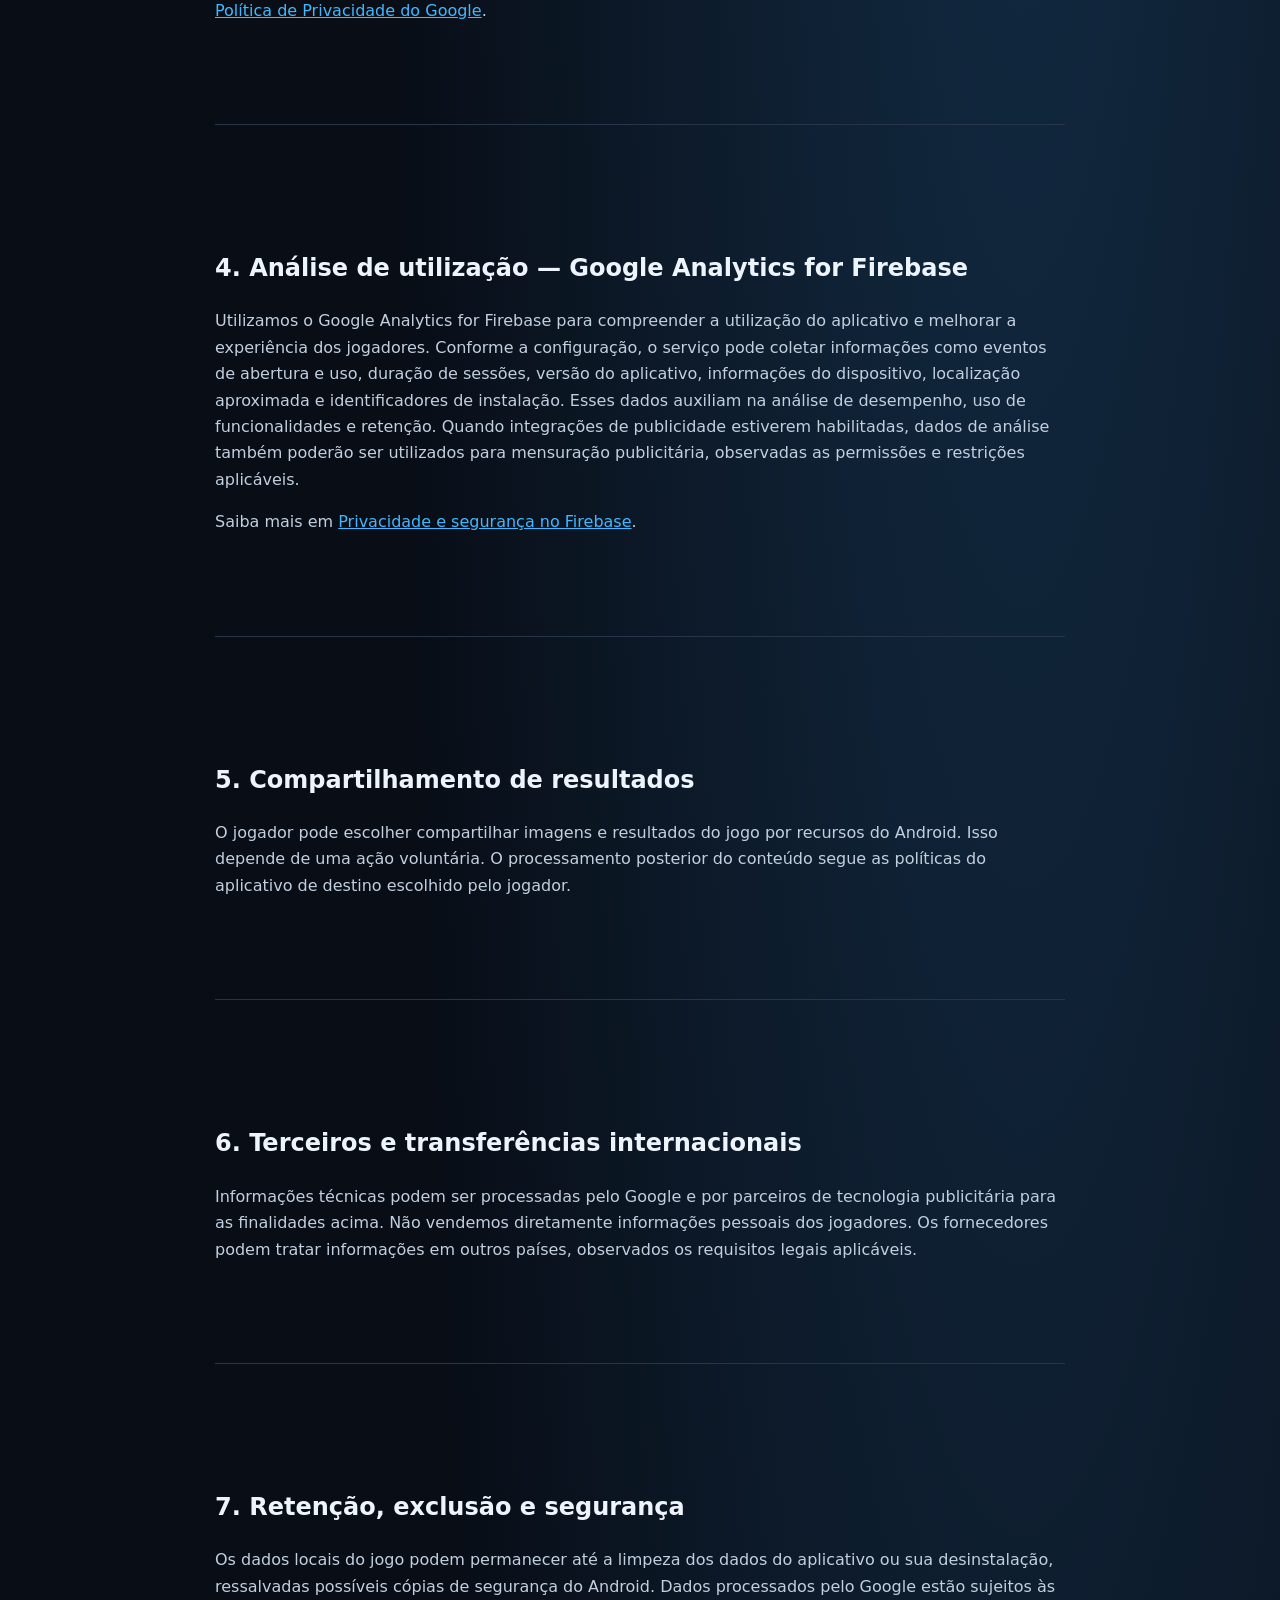
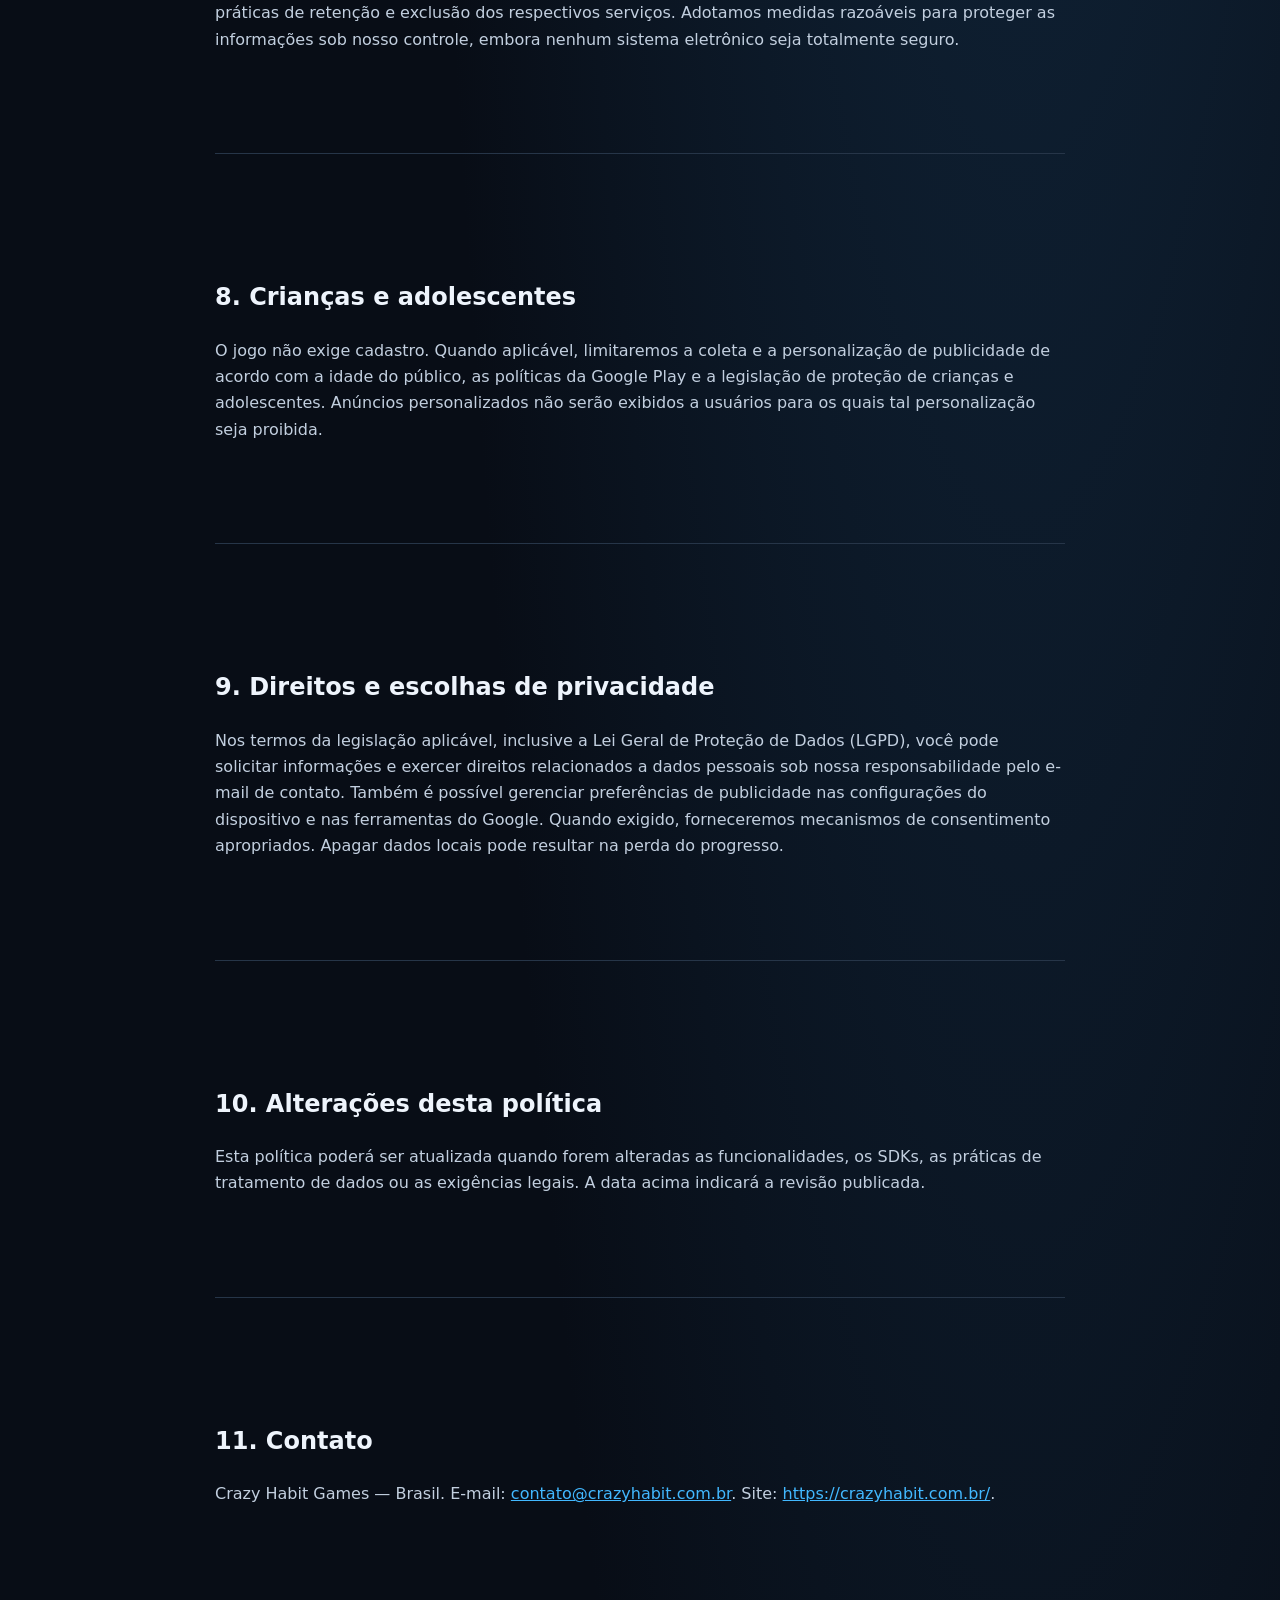
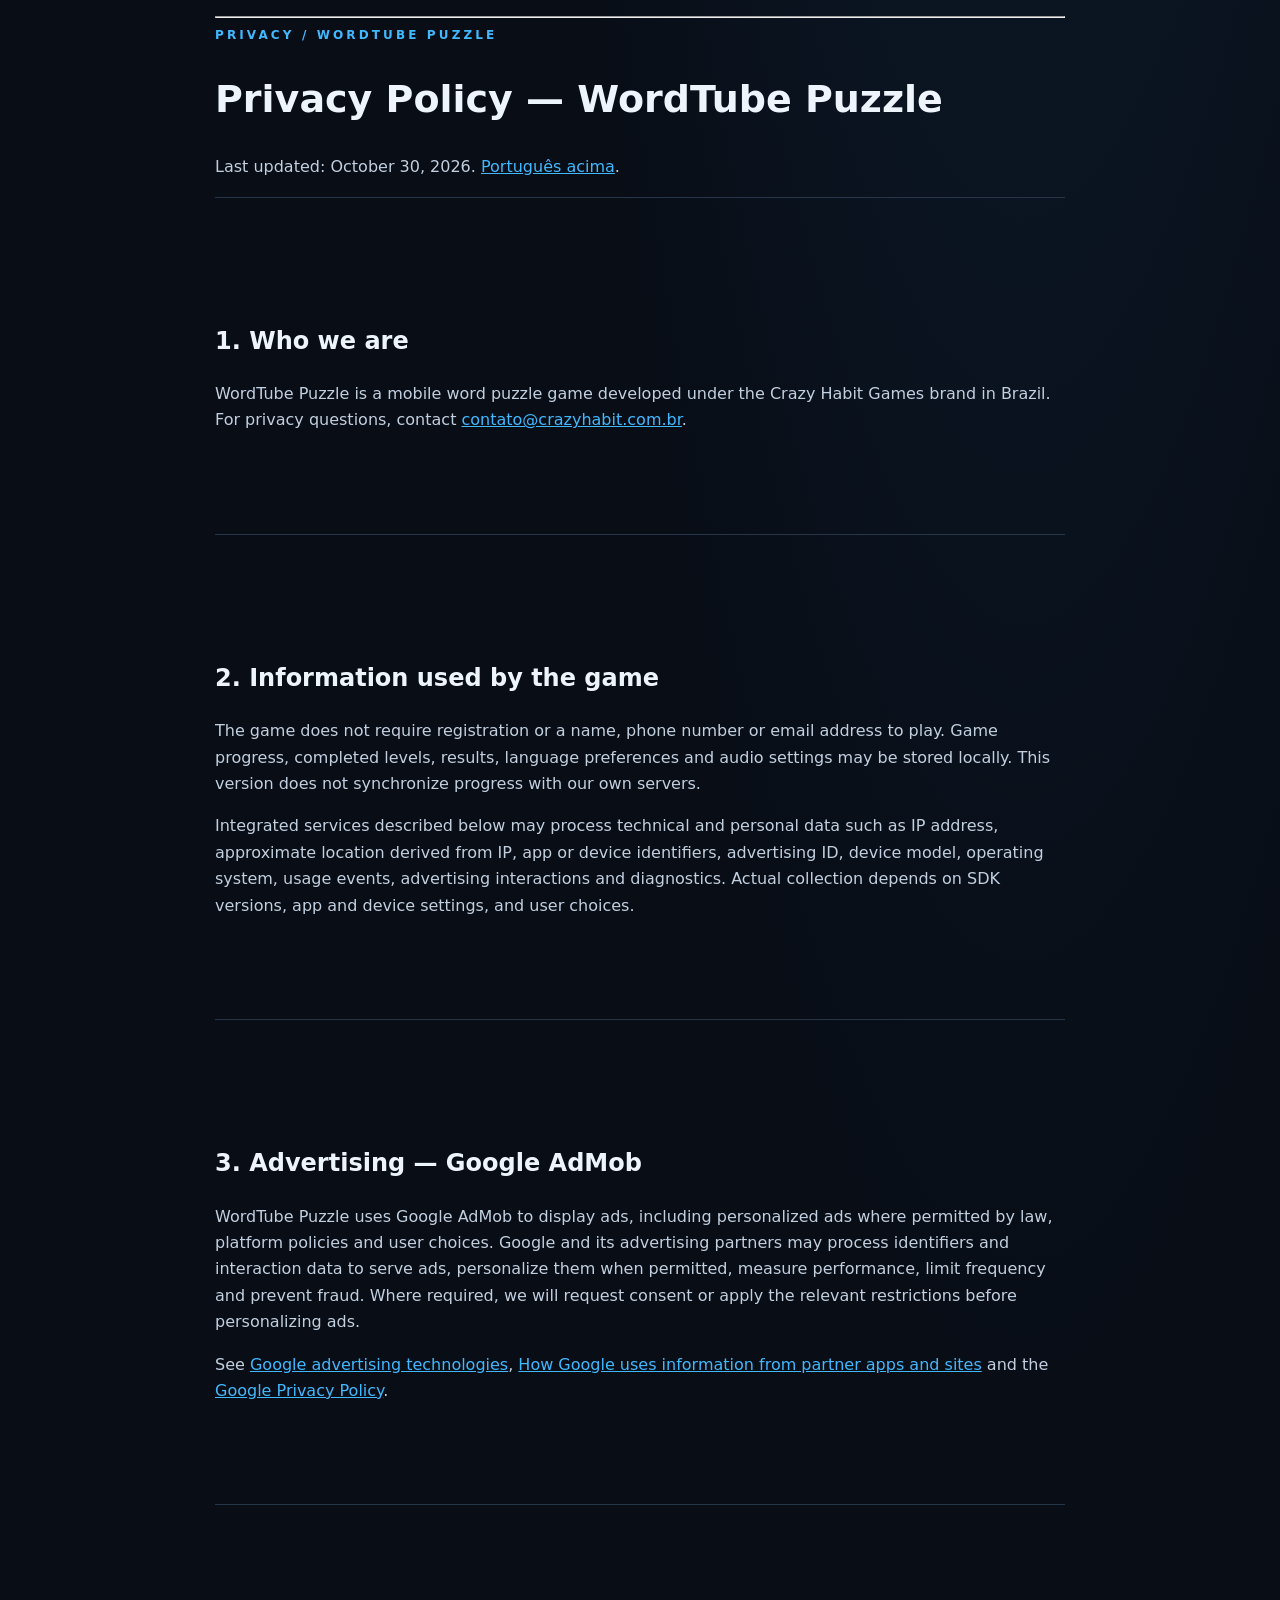
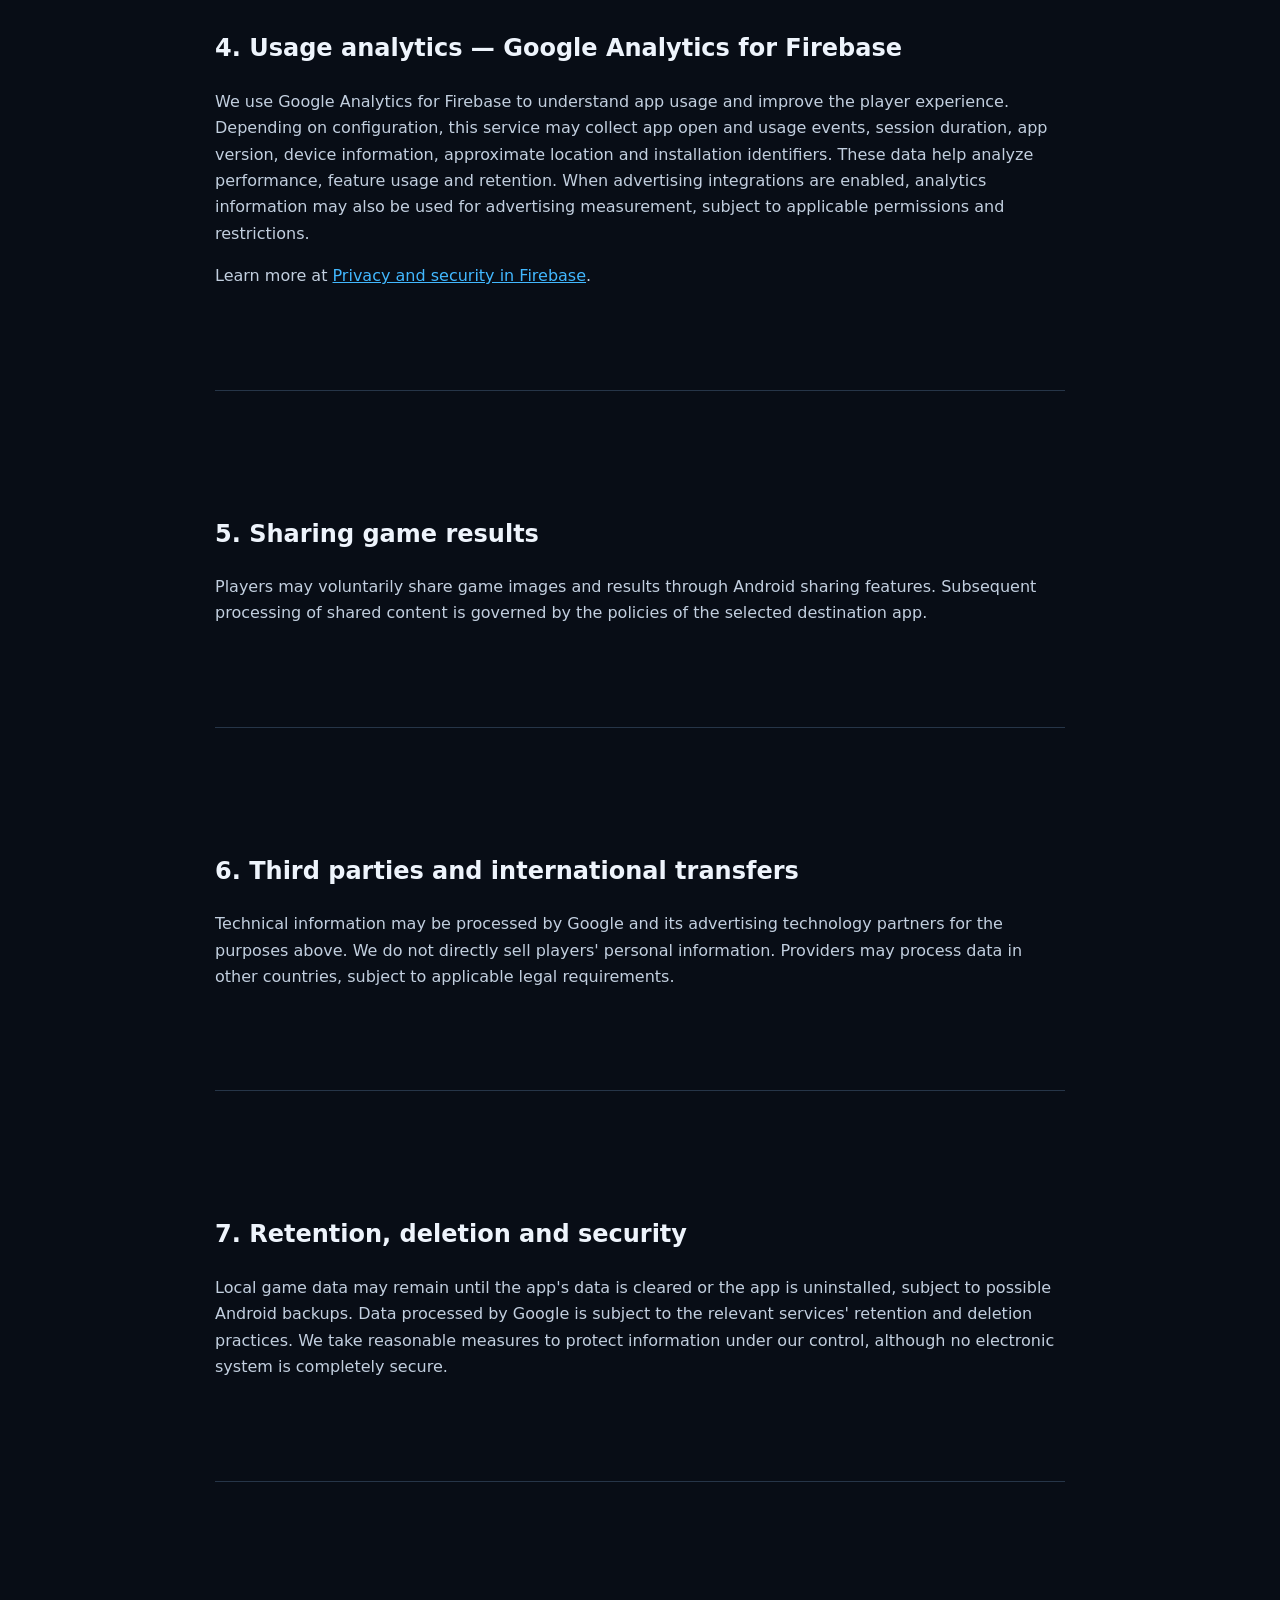
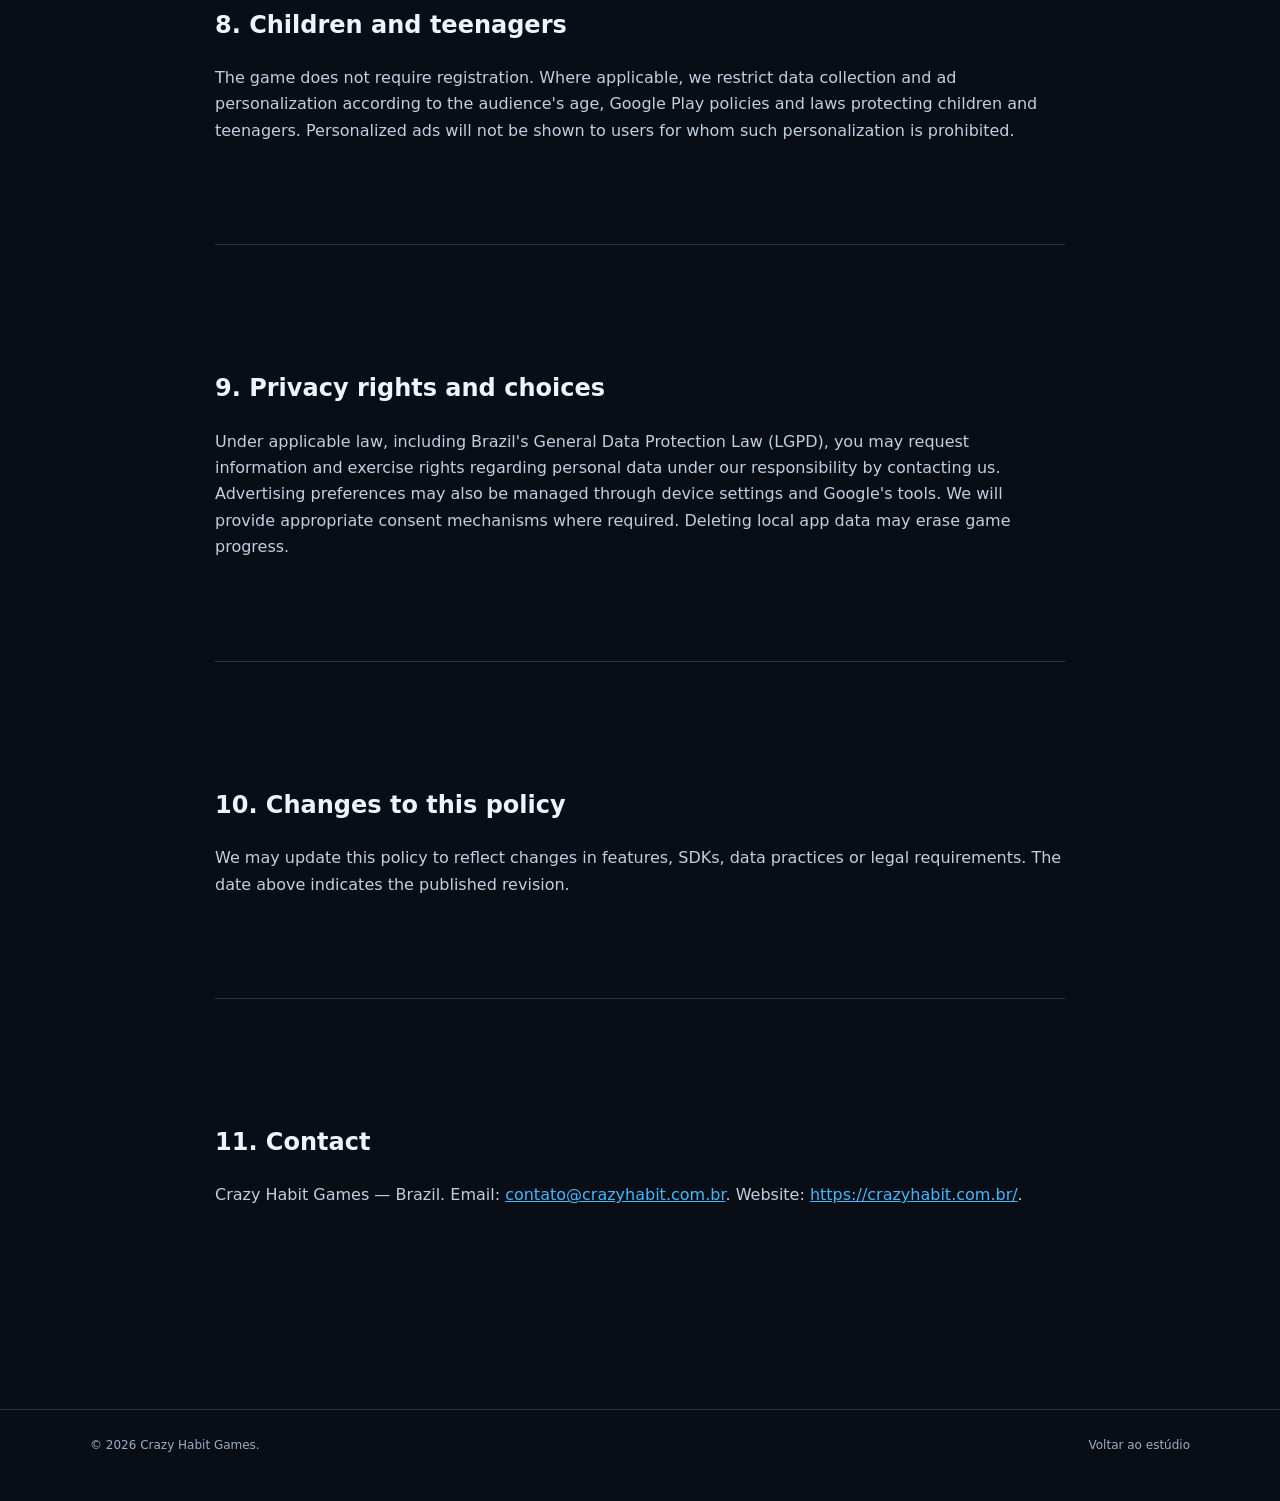
<file: privacy/wordtube.html>
<!doctype html>
<html lang="pt-BR">
<head>
<meta charset="utf-8">
<meta name="viewport" content="width=device-width,initial-scale=1">
<meta name="robots" content="index,follow">
<meta name="description" content="Política de Privacidade do WordTube Puzzle, da Crazy Habit Games.">
<title>Política de Privacidade — WordTube Puzzle | Crazy Habit Games</title>
<link rel="stylesheet" href="/style.css">
</head>
<body>
<header class="top"><div class="wrap nav"><a href="/studio/" class="brand">CRAZY HABIT<em>GAMES</em></a><nav><a href="/studio/">Estúdio</a><a href="mailto:contato@crazyhabit.com.br">Contato</a></nav></div></header>
<main class="wrap"><article class="policy">
<div class="eyebrow">Privacidade / WordTube Puzzle</div>
<h1>Política de privacidade — WordTube Puzzle</h1>
<p>Última atualização: 30 de outubro de 2026. <a href="#english">Read in English</a>.</p>
<section><h2>1. Quem somos</h2><p>O WordTube Puzzle é um jogo mobile de quebra-cabeças de palavras desenvolvido sob a marca Crazy Habit Games, no Brasil. Para questões de privacidade, escreva para <a href="mailto:contato@crazyhabit.com.br">contato@crazyhabit.com.br</a>.</p></section>
<section><h2>2. Informações utilizadas no jogo</h2><p>O jogo não exige cadastro nem o fornecimento de nome, telefone ou e-mail para jogar. O aplicativo pode guardar localmente progresso, níveis concluídos, resultados e preferências de idioma e áudio. Não oferecemos, nesta versão, sincronização desse progresso em servidores próprios.</p><p>Serviços integrados ao aplicativo, descritos abaixo, podem processar dados técnicos e pessoais, como endereço IP, localização aproximada derivada do IP, identificadores do aplicativo ou dispositivo, identificador de publicidade, modelo do dispositivo, sistema operacional, eventos de uso, interações com anúncios e dados de diagnóstico. Os dados efetivamente tratados dependem da versão do SDK, das configurações do aplicativo e do dispositivo e das escolhas do usuário.</p></section>
<section><h2>3. Publicidade — Google AdMob</h2><p>O WordTube Puzzle utiliza o Google AdMob para exibir anúncios, inclusive anúncios personalizados quando permitidos pela legislação, pelas políticas da plataforma e pelas escolhas do usuário. O Google e seus parceiros de publicidade podem utilizar identificadores e informações de interação para disponibilizar anúncios, personalizá-los quando permitido, mensurar desempenho, limitar frequência e prevenir fraudes. Quando aplicável, solicitaremos consentimento ou aplicaremos as restrições exigidas antes de personalizar anúncios.</p><p>Consulte <a href="https://policies.google.com/technologies/ads">Tecnologias de publicidade do Google</a>, <a href="https://policies.google.com/technologies/partner-sites">Como o Google usa dados de apps e sites parceiros</a> e <a href="https://policies.google.com/privacy">Política de Privacidade do Google</a>.</p></section>
<section><h2>4. Análise de utilização — Google Analytics for Firebase</h2><p>Utilizamos o Google Analytics for Firebase para compreender a utilização do aplicativo e melhorar a experiência dos jogadores. Conforme a configuração, o serviço pode coletar informações como eventos de abertura e uso, duração de sessões, versão do aplicativo, informações do dispositivo, localização aproximada e identificadores de instalação. Esses dados auxiliam na análise de desempenho, uso de funcionalidades e retenção. Quando integrações de publicidade estiverem habilitadas, dados de análise também poderão ser utilizados para mensuração publicitária, observadas as permissões e restrições aplicáveis.</p><p>Saiba mais em <a href="https://firebase.google.com/support/privacy">Privacidade e segurança no Firebase</a>.</p></section>
<section><h2>5. Compartilhamento de resultados</h2><p>O jogador pode escolher compartilhar imagens e resultados do jogo por recursos do Android. Isso depende de uma ação voluntária. O processamento posterior do conteúdo segue as políticas do aplicativo de destino escolhido pelo jogador.</p></section>
<section><h2>6. Terceiros e transferências internacionais</h2><p>Informações técnicas podem ser processadas pelo Google e por parceiros de tecnologia publicitária para as finalidades acima. Não vendemos diretamente informações pessoais dos jogadores. Os fornecedores podem tratar informações em outros países, observados os requisitos legais aplicáveis.</p></section>
<section><h2>7. Retenção, exclusão e segurança</h2><p>Os dados locais do jogo podem permanecer até a limpeza dos dados do aplicativo ou sua desinstalação, ressalvadas possíveis cópias de segurança do Android. Dados processados pelo Google estão sujeitos às práticas de retenção e exclusão dos respectivos serviços. Adotamos medidas razoáveis para proteger as informações sob nosso controle, embora nenhum sistema eletrônico seja totalmente seguro.</p></section>
<section><h2>8. Crianças e adolescentes</h2><p>O jogo não exige cadastro. Quando aplicável, limitaremos a coleta e a personalização de publicidade de acordo com a idade do público, as políticas da Google Play e a legislação de proteção de crianças e adolescentes. Anúncios personalizados não serão exibidos a usuários para os quais tal personalização seja proibida.</p></section>
<section><h2>9. Direitos e escolhas de privacidade</h2><p>Nos termos da legislação aplicável, inclusive a Lei Geral de Proteção de Dados (LGPD), você pode solicitar informações e exercer direitos relacionados a dados pessoais sob nossa responsabilidade pelo e-mail de contato. Também é possível gerenciar preferências de publicidade nas configurações do dispositivo e nas ferramentas do Google. Quando exigido, forneceremos mecanismos de consentimento apropriados. Apagar dados locais pode resultar na perda do progresso.</p></section>
<section><h2>10. Alterações desta política</h2><p>Esta política poderá ser atualizada quando forem alteradas as funcionalidades, os SDKs, as práticas de tratamento de dados ou as exigências legais. A data acima indicará a revisão publicada.</p></section>
<section><h2>11. Contato</h2><p>Crazy Habit Games — Brasil. E-mail: <a href="mailto:contato@crazyhabit.com.br">contato@crazyhabit.com.br</a>. Site: <a href="https://crazyhabit.com.br/">https://crazyhabit.com.br/</a>.</p></section>
<hr>
<div id="english" class="eyebrow" lang="en">Privacy / WordTube Puzzle</div>
<div lang="en">
<h1>Privacy Policy — WordTube Puzzle</h1><p>Last updated: October 30, 2026. <a href="#top" onclick="window.scrollTo(0,0);return false;">Português acima</a>.</p>
<section><h2>1. Who we are</h2><p>WordTube Puzzle is a mobile word puzzle game developed under the Crazy Habit Games brand in Brazil. For privacy questions, contact <a href="mailto:contato@crazyhabit.com.br">contato@crazyhabit.com.br</a>.</p></section>
<section><h2>2. Information used by the game</h2><p>The game does not require registration or a name, phone number or email address to play. Game progress, completed levels, results, language preferences and audio settings may be stored locally. This version does not synchronize progress with our own servers.</p><p>Integrated services described below may process technical and personal data such as IP address, approximate location derived from IP, app or device identifiers, advertising ID, device model, operating system, usage events, advertising interactions and diagnostics. Actual collection depends on SDK versions, app and device settings, and user choices.</p></section>
<section><h2>3. Advertising — Google AdMob</h2><p>WordTube Puzzle uses Google AdMob to display ads, including personalized ads where permitted by law, platform policies and user choices. Google and its advertising partners may process identifiers and interaction data to serve ads, personalize them when permitted, measure performance, limit frequency and prevent fraud. Where required, we will request consent or apply the relevant restrictions before personalizing ads.</p><p>See <a href="https://policies.google.com/technologies/ads">Google advertising technologies</a>, <a href="https://policies.google.com/technologies/partner-sites">How Google uses information from partner apps and sites</a> and the <a href="https://policies.google.com/privacy">Google Privacy Policy</a>.</p></section>
<section><h2>4. Usage analytics — Google Analytics for Firebase</h2><p>We use Google Analytics for Firebase to understand app usage and improve the player experience. Depending on configuration, this service may collect app open and usage events, session duration, app version, device information, approximate location and installation identifiers. These data help analyze performance, feature usage and retention. When advertising integrations are enabled, analytics information may also be used for advertising measurement, subject to applicable permissions and restrictions.</p><p>Learn more at <a href="https://firebase.google.com/support/privacy">Privacy and security in Firebase</a>.</p></section>
<section><h2>5. Sharing game results</h2><p>Players may voluntarily share game images and results through Android sharing features. Subsequent processing of shared content is governed by the policies of the selected destination app.</p></section>
<section><h2>6. Third parties and international transfers</h2><p>Technical information may be processed by Google and its advertising technology partners for the purposes above. We do not directly sell players' personal information. Providers may process data in other countries, subject to applicable legal requirements.</p></section>
<section><h2>7. Retention, deletion and security</h2><p>Local game data may remain until the app's data is cleared or the app is uninstalled, subject to possible Android backups. Data processed by Google is subject to the relevant services' retention and deletion practices. We take reasonable measures to protect information under our control, although no electronic system is completely secure.</p></section>
<section><h2>8. Children and teenagers</h2><p>The game does not require registration. Where applicable, we restrict data collection and ad personalization according to the audience's age, Google Play policies and laws protecting children and teenagers. Personalized ads will not be shown to users for whom such personalization is prohibited.</p></section>
<section><h2>9. Privacy rights and choices</h2><p>Under applicable law, including Brazil's General Data Protection Law (LGPD), you may request information and exercise rights regarding personal data under our responsibility by contacting us. Advertising preferences may also be managed through device settings and Google's tools. We will provide appropriate consent mechanisms where required. Deleting local app data may erase game progress.</p></section>
<section><h2>10. Changes to this policy</h2><p>We may update this policy to reflect changes in features, SDKs, data practices or legal requirements. The date above indicates the published revision.</p></section>
<section><h2>11. Contact</h2><p>Crazy Habit Games — Brazil. Email: <a href="mailto:contato@crazyhabit.com.br">contato@crazyhabit.com.br</a>. Website: <a href="https://crazyhabit.com.br/">https://crazyhabit.com.br/</a>.</p></section>
</div>
</article></main>
<footer><div class="wrap foot"><span>© 2026 Crazy Habit Games.</span><a href="/studio/">Voltar ao estúdio</a></div></footer>
</body></html>
</file>
<file: style.css>
:root{color-scheme:dark;--bg:#080d16;--panel:#101b2a;--border:#263548;--text:#eef4fc;--muted:#9caec3;--accent:#42b8ff}*{box-sizing:border-box}html{scroll-behavior:smooth}body{margin:0;background:radial-gradient(ellipse at 80% 5%,#132d46 0%,transparent 45%),var(--bg);color:var(--text);font:16px/1.65 system-ui,-apple-system,Segoe UI,sans-serif}a{color:inherit;text-decoration:none}a:hover{color:#75ccff}.wrap{width:min(1100px,calc(100% - 40px));margin:auto}.top{position:sticky;top:0;background:#080d16e9;backdrop-filter:blur(12px);border-bottom:1px solid var(--border);z-index:5}.nav{min-height:76px;display:flex;align-items:center;justify-content:space-between;gap:24px}.brand{font-size:17px;font-weight:850;letter-spacing:.15em;line-height:1.15}.brand em{display:block;color:var(--accent);font-style:normal;font-size:10px;letter-spacing:.35em;margin-top:5px}nav{display:flex;gap:26px;font-size:13px;color:var(--muted)}.hero{padding:130px 0 140px;position:relative}.eyebrow{color:var(--accent);font-size:12px;letter-spacing:.26em;font-weight:800;text-transform:uppercase}.hero h1{font-size:clamp(50px,8vw,100px);line-height:1.05;letter-spacing:-.065em;max-width:950px;margin:22px 0 28px}.hero h1 span{color:var(--accent)}.lead{font-size:clamp(17px,2vw,21px);color:var(--muted);max-width:610px;margin:0 0 32px}.button{display:inline-flex;align-items:center;border:1px solid var(--accent);background:var(--accent);color:#061321;padding:13px 22px;border-radius:5px;font-size:13px;font-weight:800}.button:hover{background:#95d9ff;color:#061321}.outline{background:transparent;color:var(--text);border-color:var(--border);margin-left:10px}.outline:hover{color:var(--accent);background:#101b2a}.hero:after{content:'';position:absolute;right:4%;top:20%;width:23%;aspect-ratio:1;border:1px solid #3a75963b;border-radius:50%;box-shadow:0 0 0 40px #133c5c16,0 0 0 80px #133c5c0b;pointer-events:none}section{padding:84px 0;border-top:1px solid var(--border)}.section-heading{font-size:clamp(29px,4vw,47px);letter-spacing:-.035em;line-height:1.15;margin:12px 0 26px}.section-intro{color:var(--muted);max-width:700px}.cards{display:grid;grid-template-columns:repeat(2,minmax(0,1fr));gap:20px;margin-top:34px}.game{border:1px solid var(--border);background:linear-gradient(145deg,#152438,#0d1725);padding:32px;border-radius:12px;min-height:310px;display:flex;flex-direction:column;align-items:flex-start}.game .num{font-size:11px;letter-spacing:.22em;color:var(--accent)}.game h3{font-size:31px;margin:42px 0 10px;letter-spacing:-.03em}.game p{color:var(--muted);margin:0 0 25px}.game a{margin-top:auto;color:var(--accent);font-size:13px;font-weight:750}.about{display:grid;grid-template-columns:1fr 1fr;gap:45px}.about p,.contact p{color:var(--muted)}.legal{color:var(--muted);font-size:13px}.legal a{color:var(--accent)}footer{padding:26px 0 45px;border-top:1px solid var(--border);font-size:12px;color:var(--muted)}.foot{display:flex;justify-content:space-between;gap:16px;flex-wrap:wrap}.policy{max-width:850px;margin:70px auto 100px}.policy h1{font-size:38px;line-height:1.2}.policy h2{margin-top:40px;font-size:24px}.policy h3{margin-top:26px}.policy p,.policy li{color:#c2cfdf}.policy a{color:var(--accent);text-decoration:underline}.warning{border-left:3px solid #e8b35e;background:#2c2417;padding:15px 20px;color:#f3d9a6;border-radius:5px;font-size:14px}@media(max-width:720px){.nav{flex-direction:column;padding:18px 0;align-items:flex-start}nav{gap:16px;flex-wrap:wrap}.hero{padding:88px 0 100px}.hero:after{opacity:.2}.cards,.about{grid-template-columns:1fr}.game{min-height:260px}.outline{margin-left:0;margin-top:10px}.button{margin-right:8px}.policy{margin-top:44px}}
</file>
